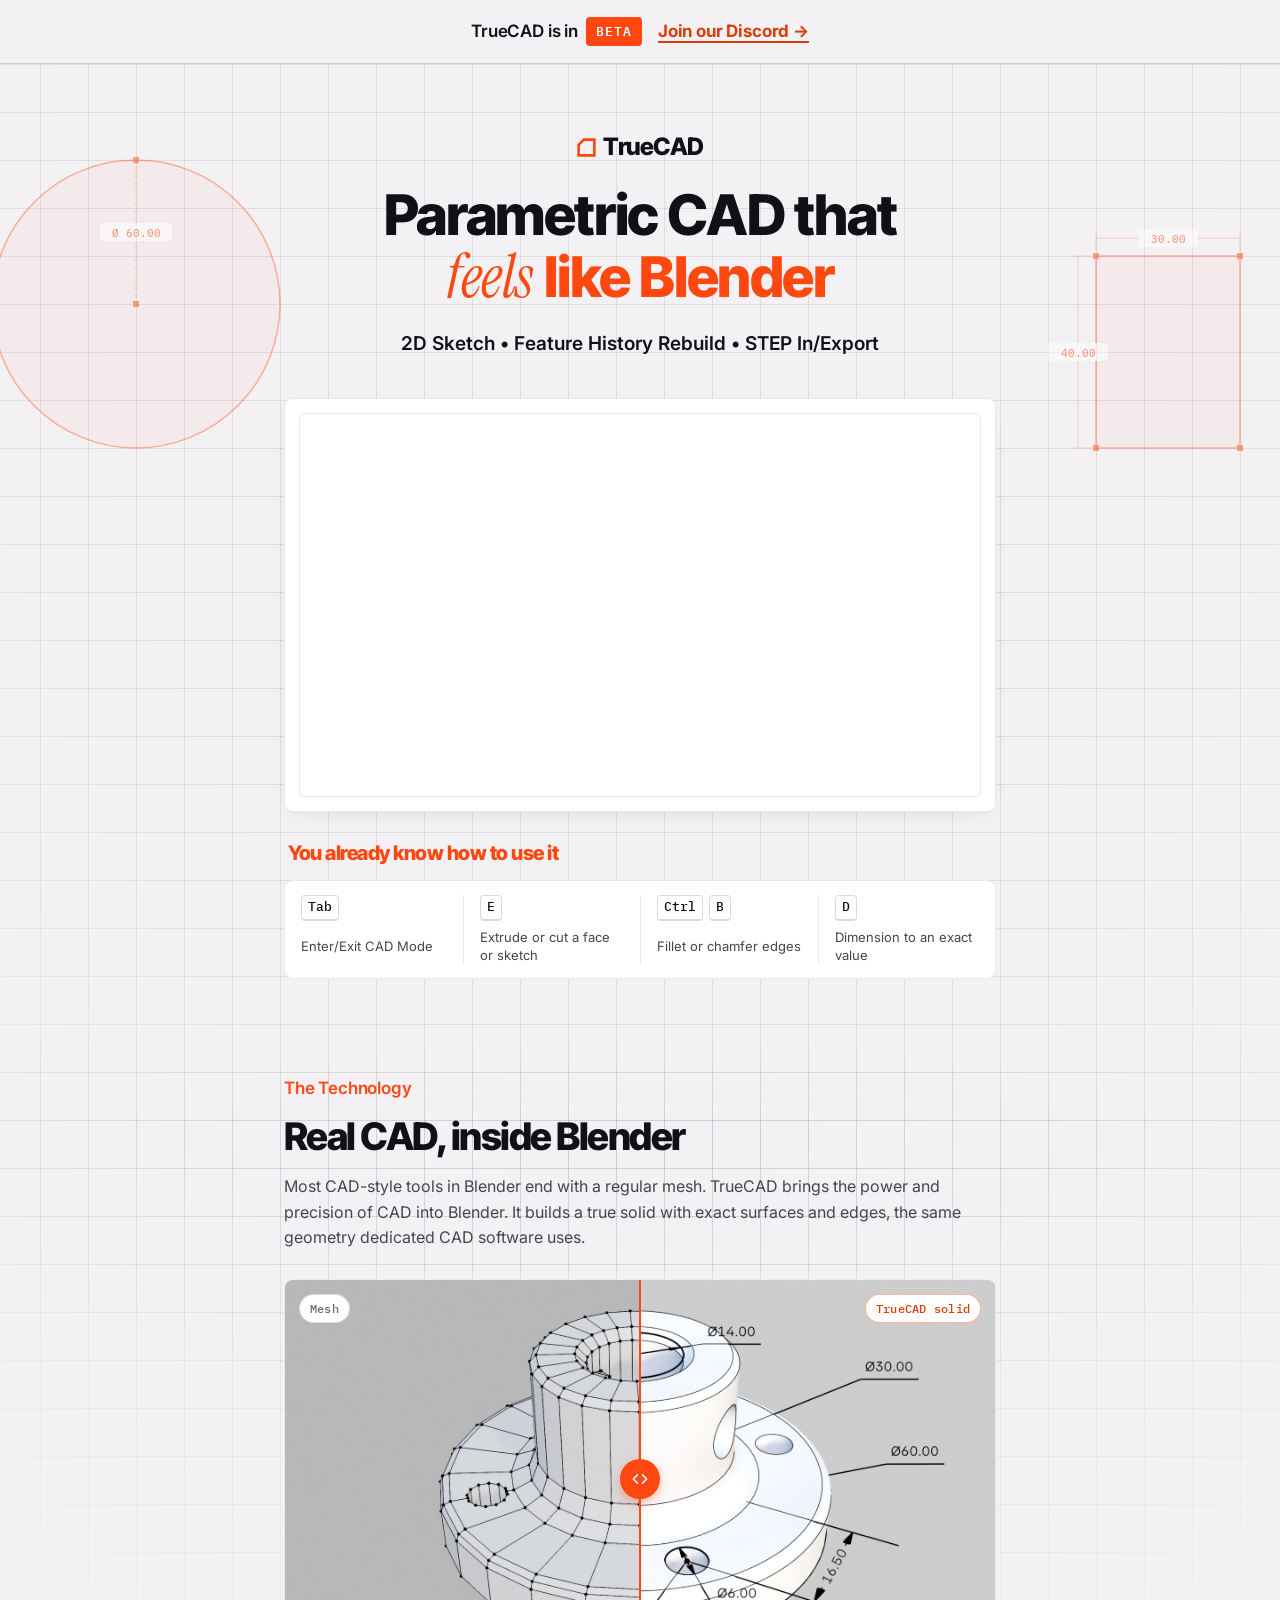
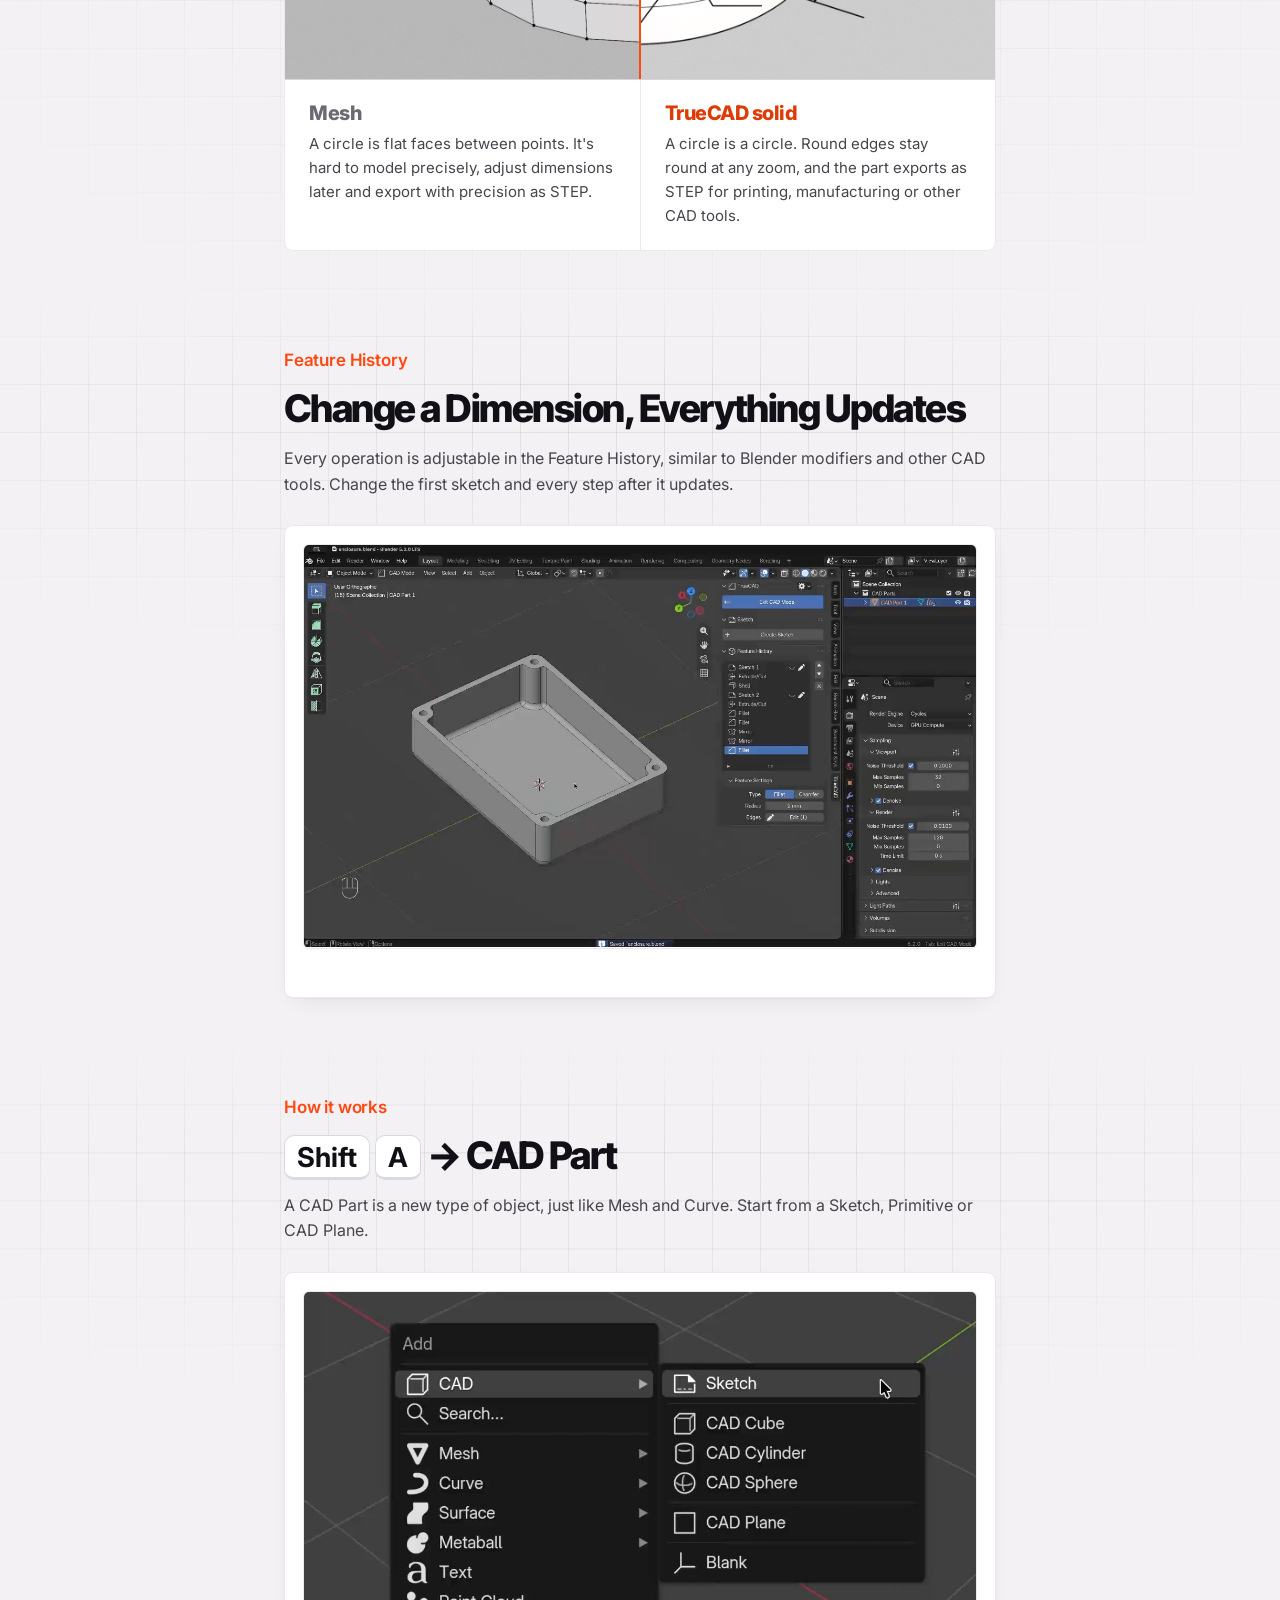
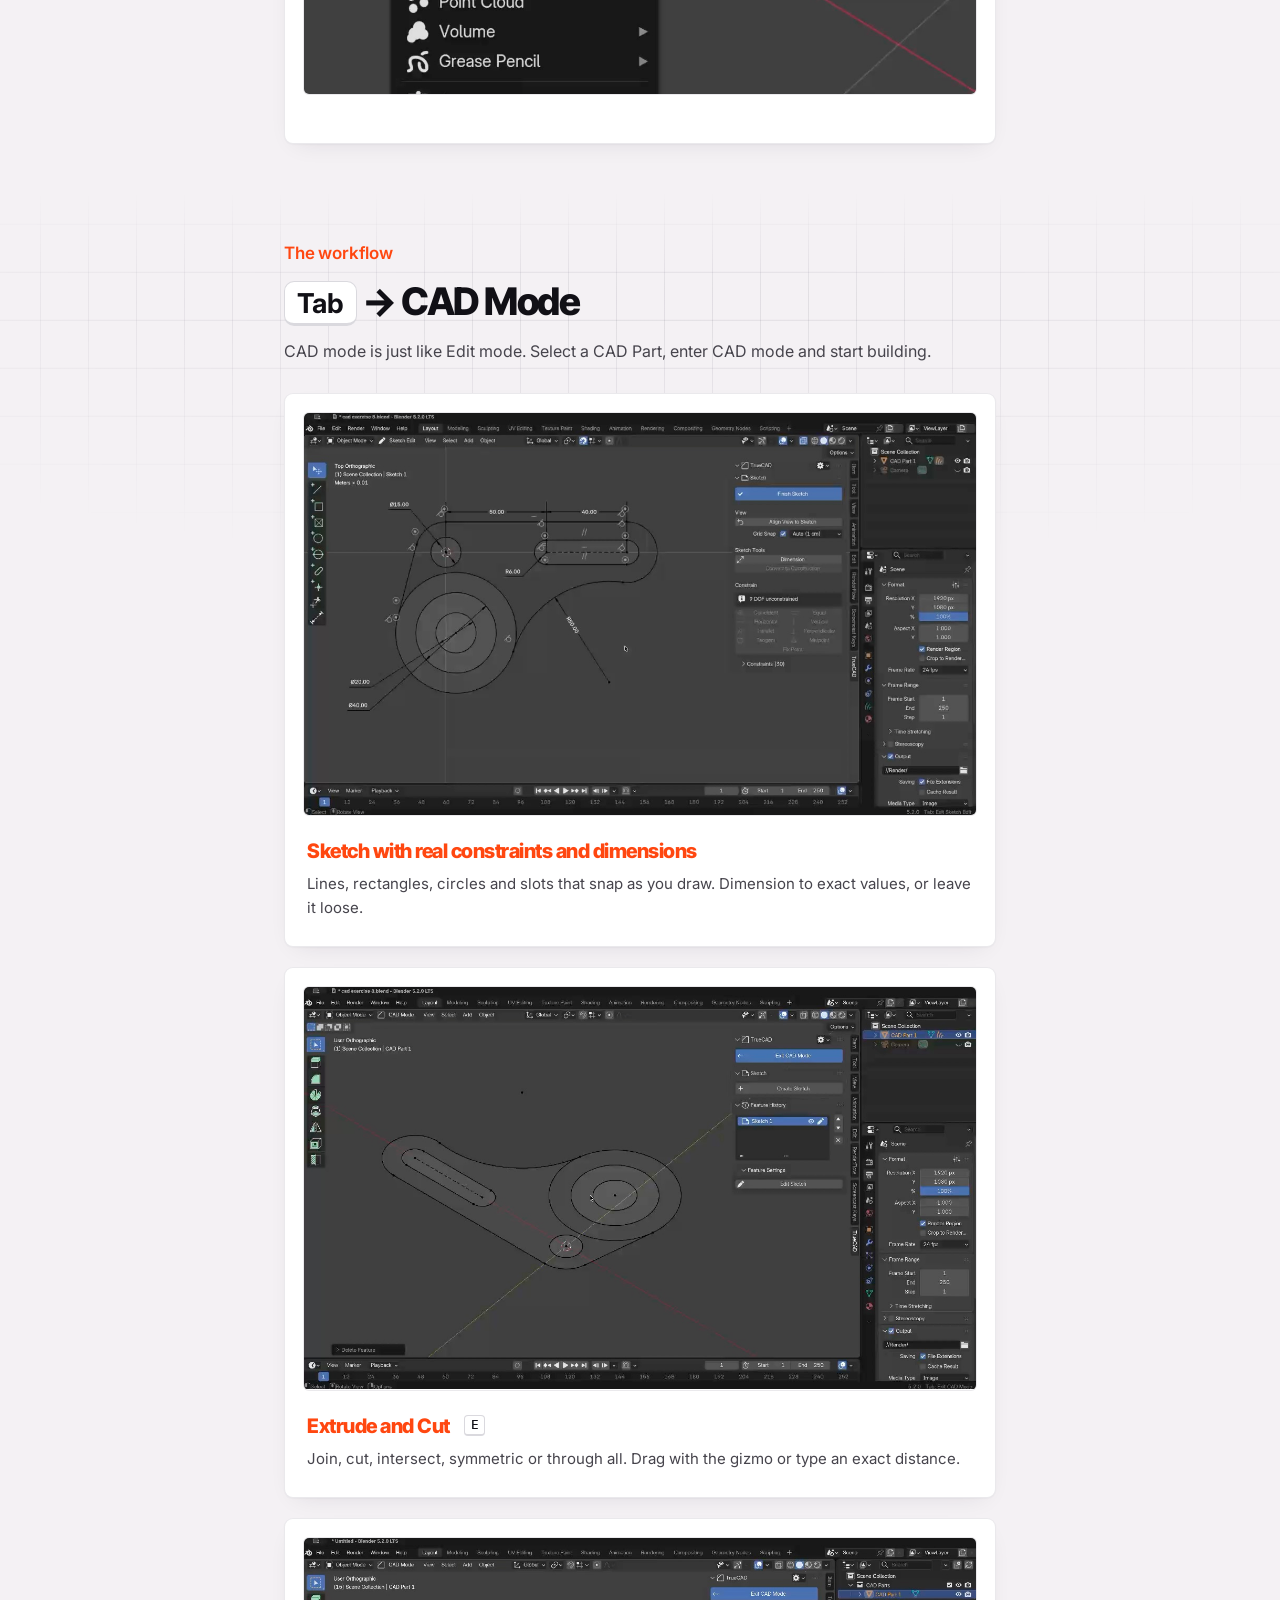
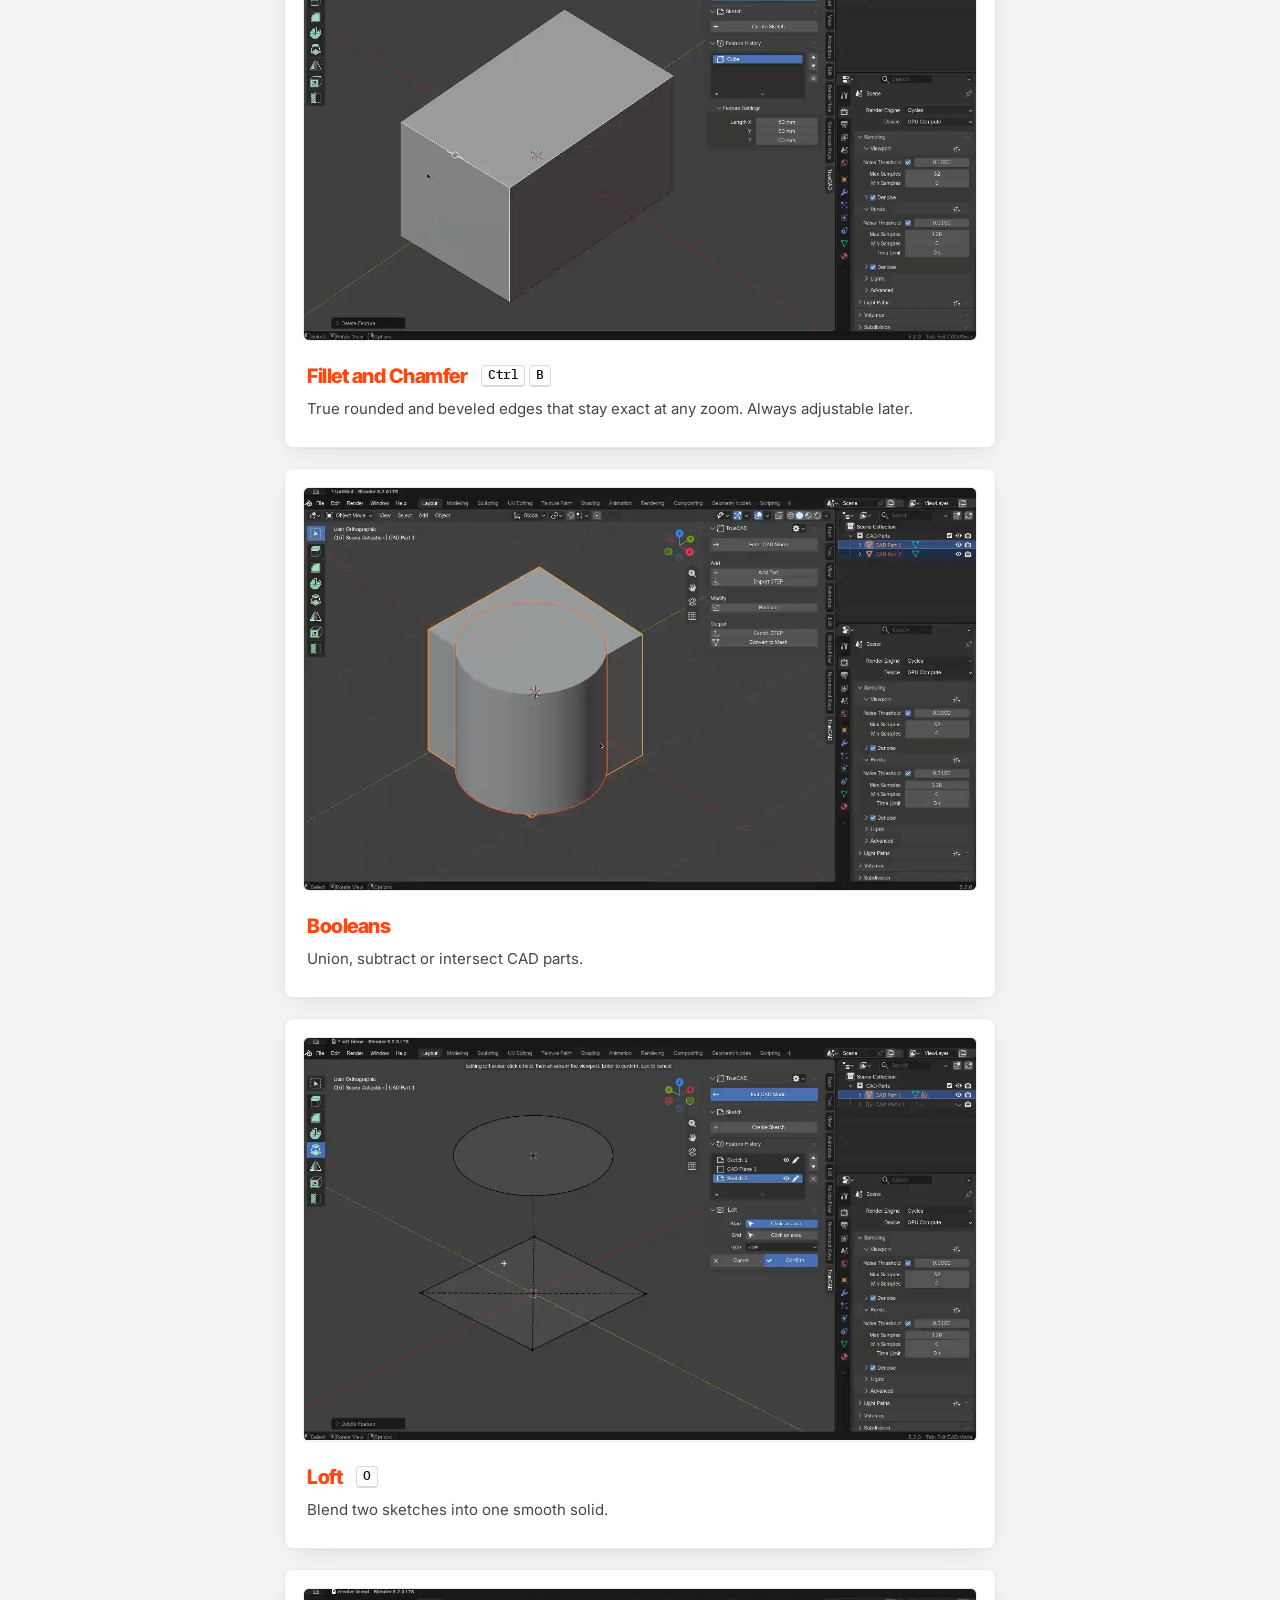
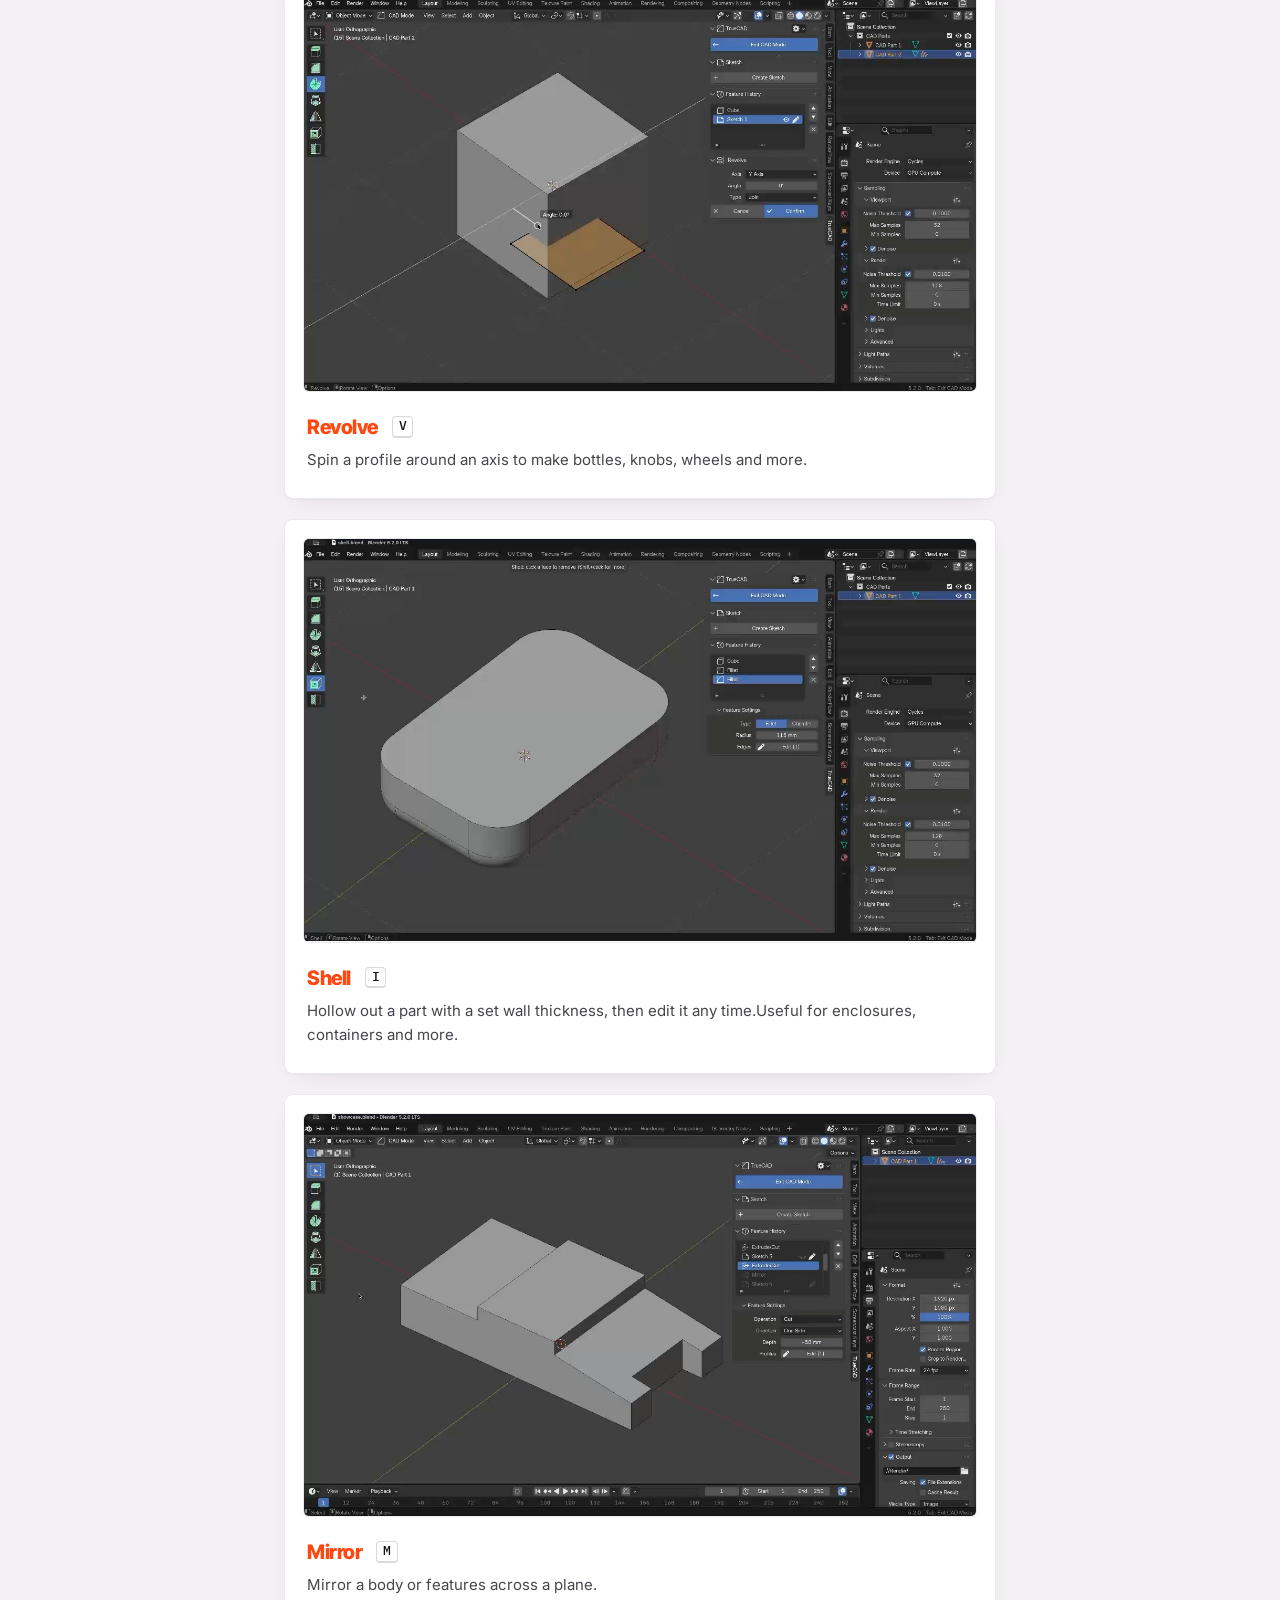
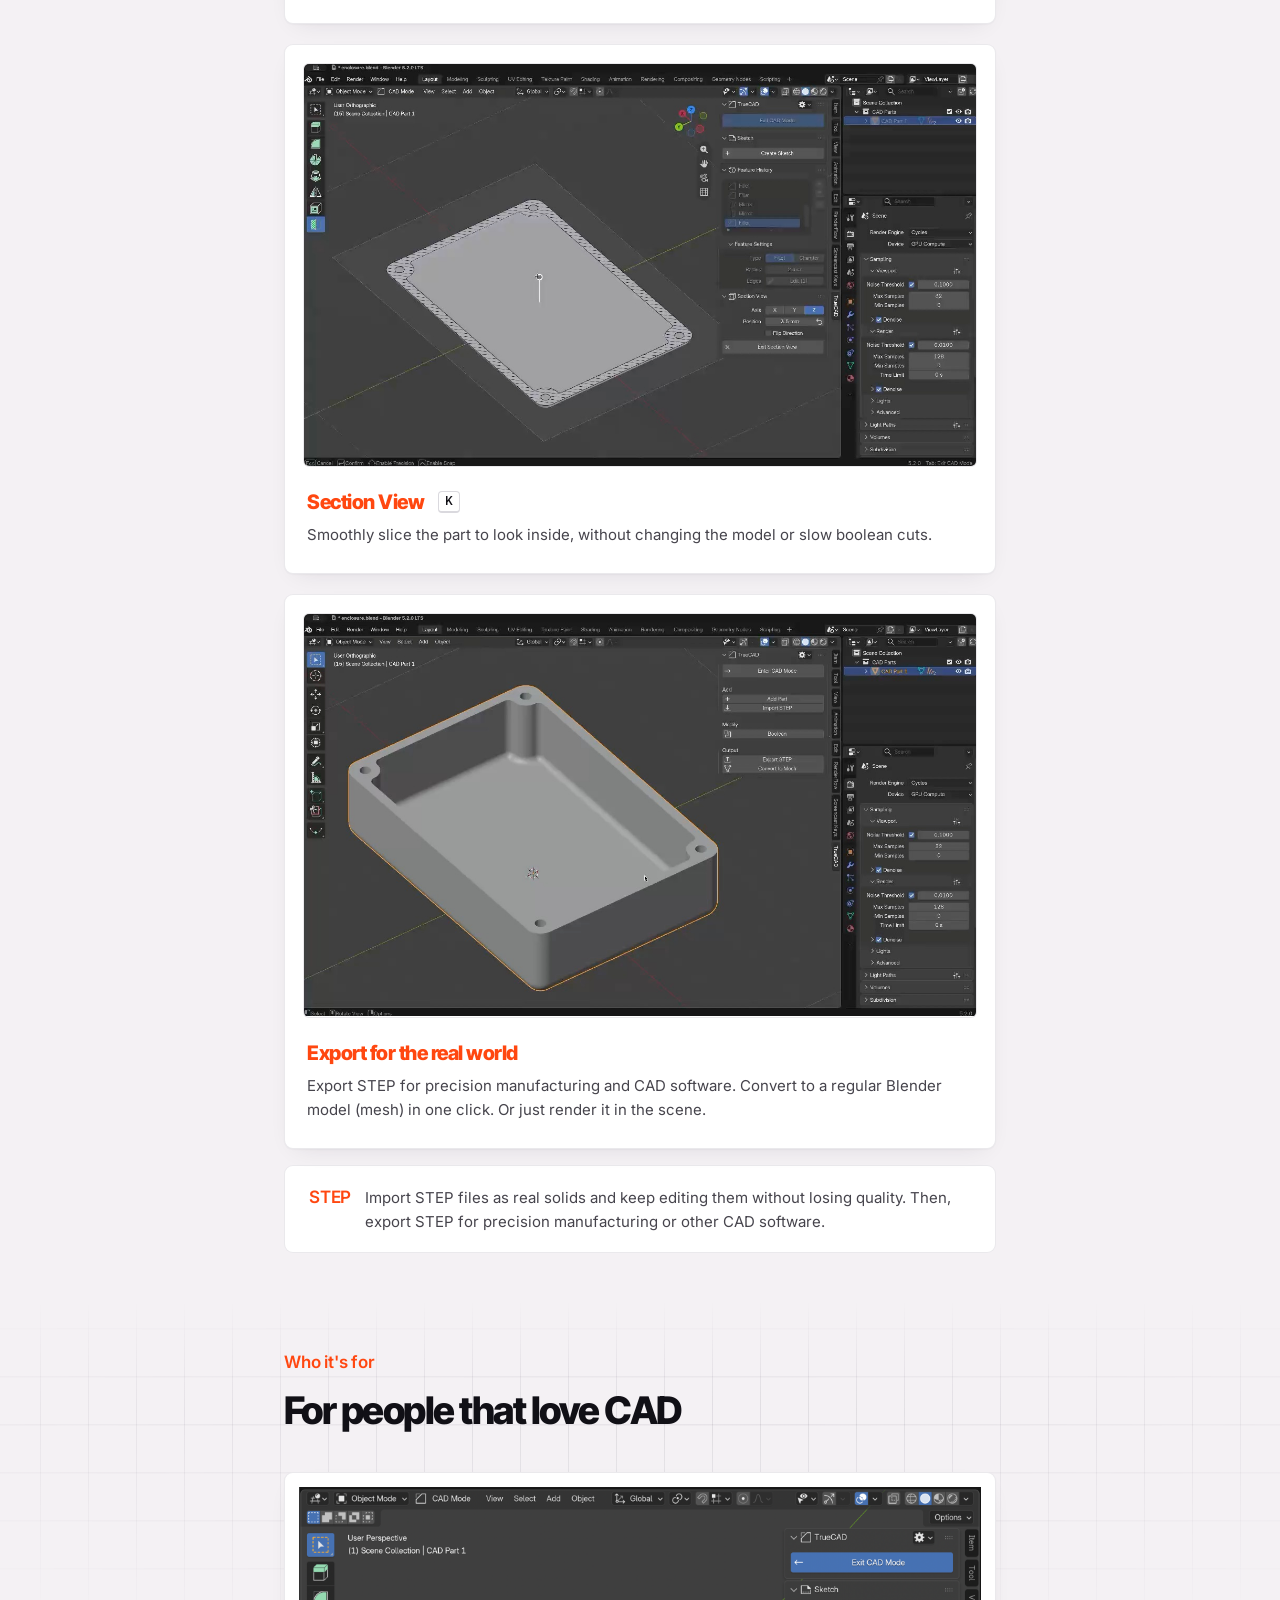
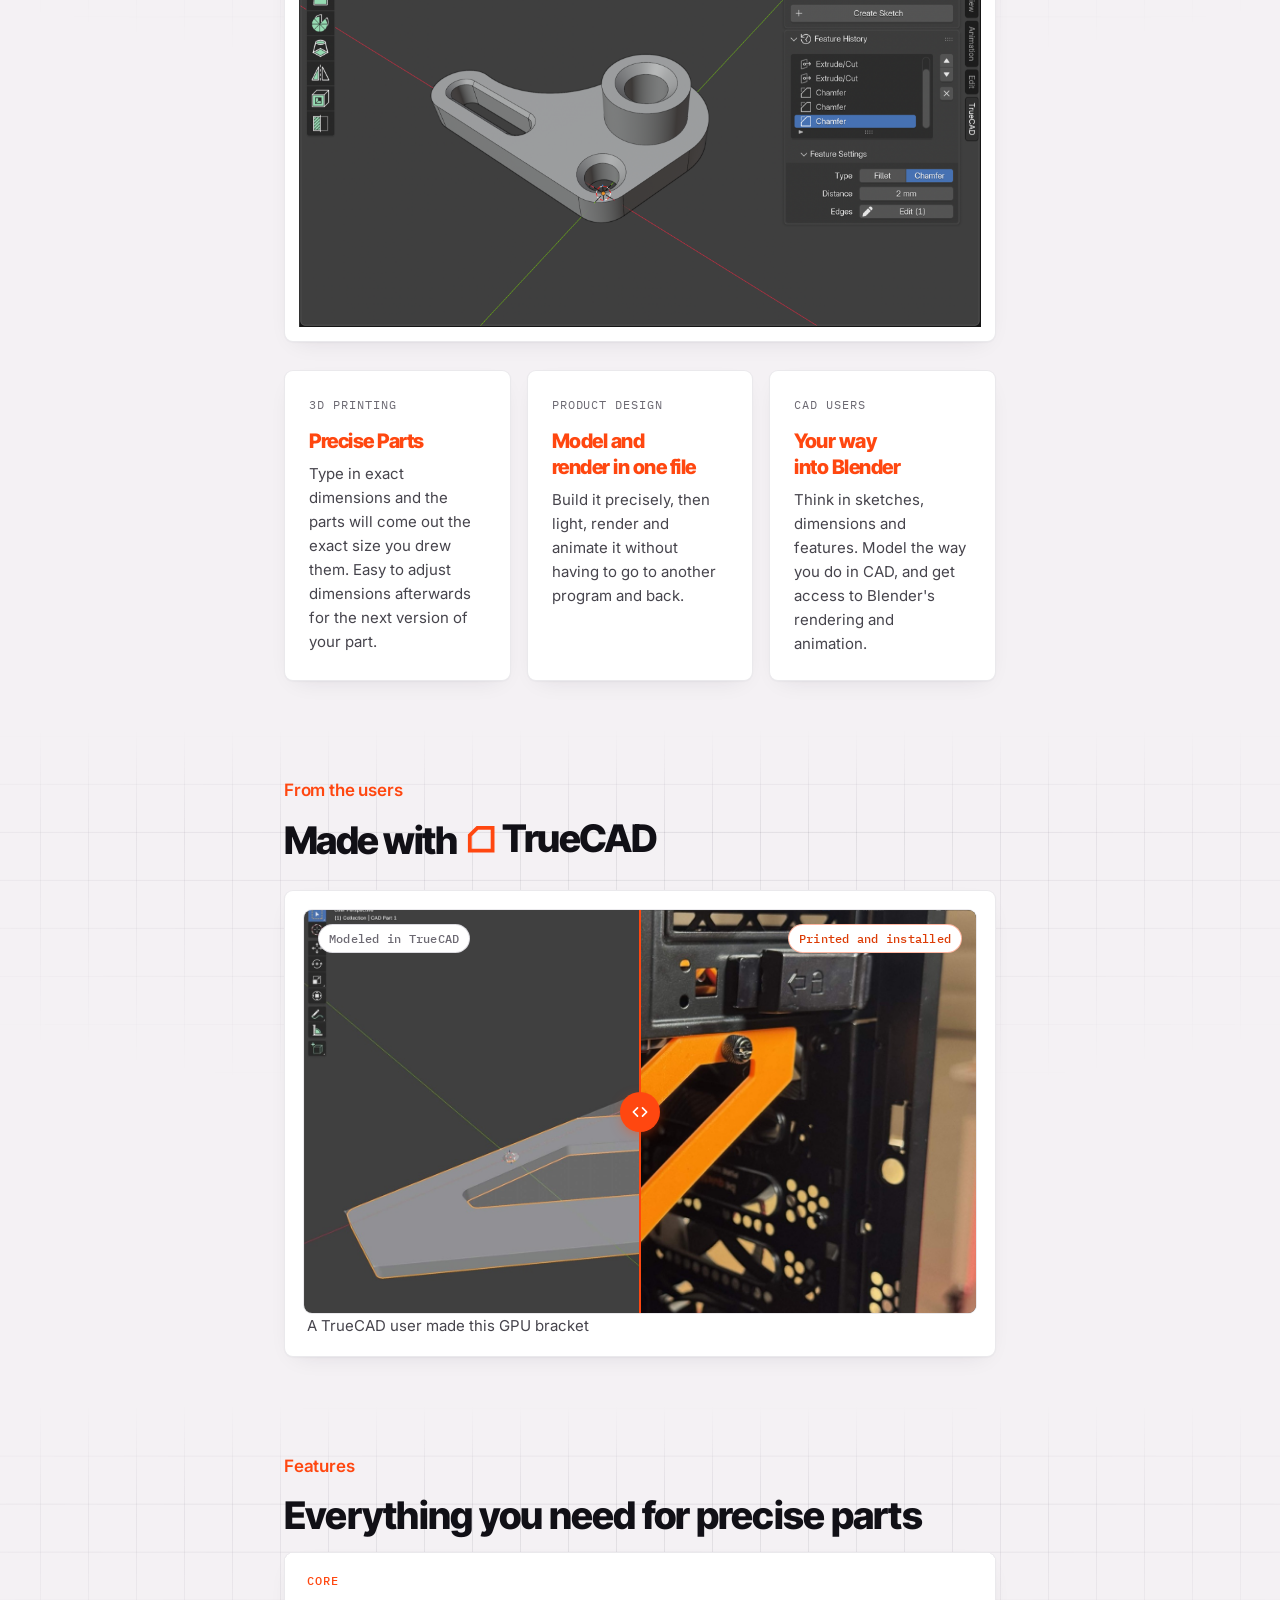
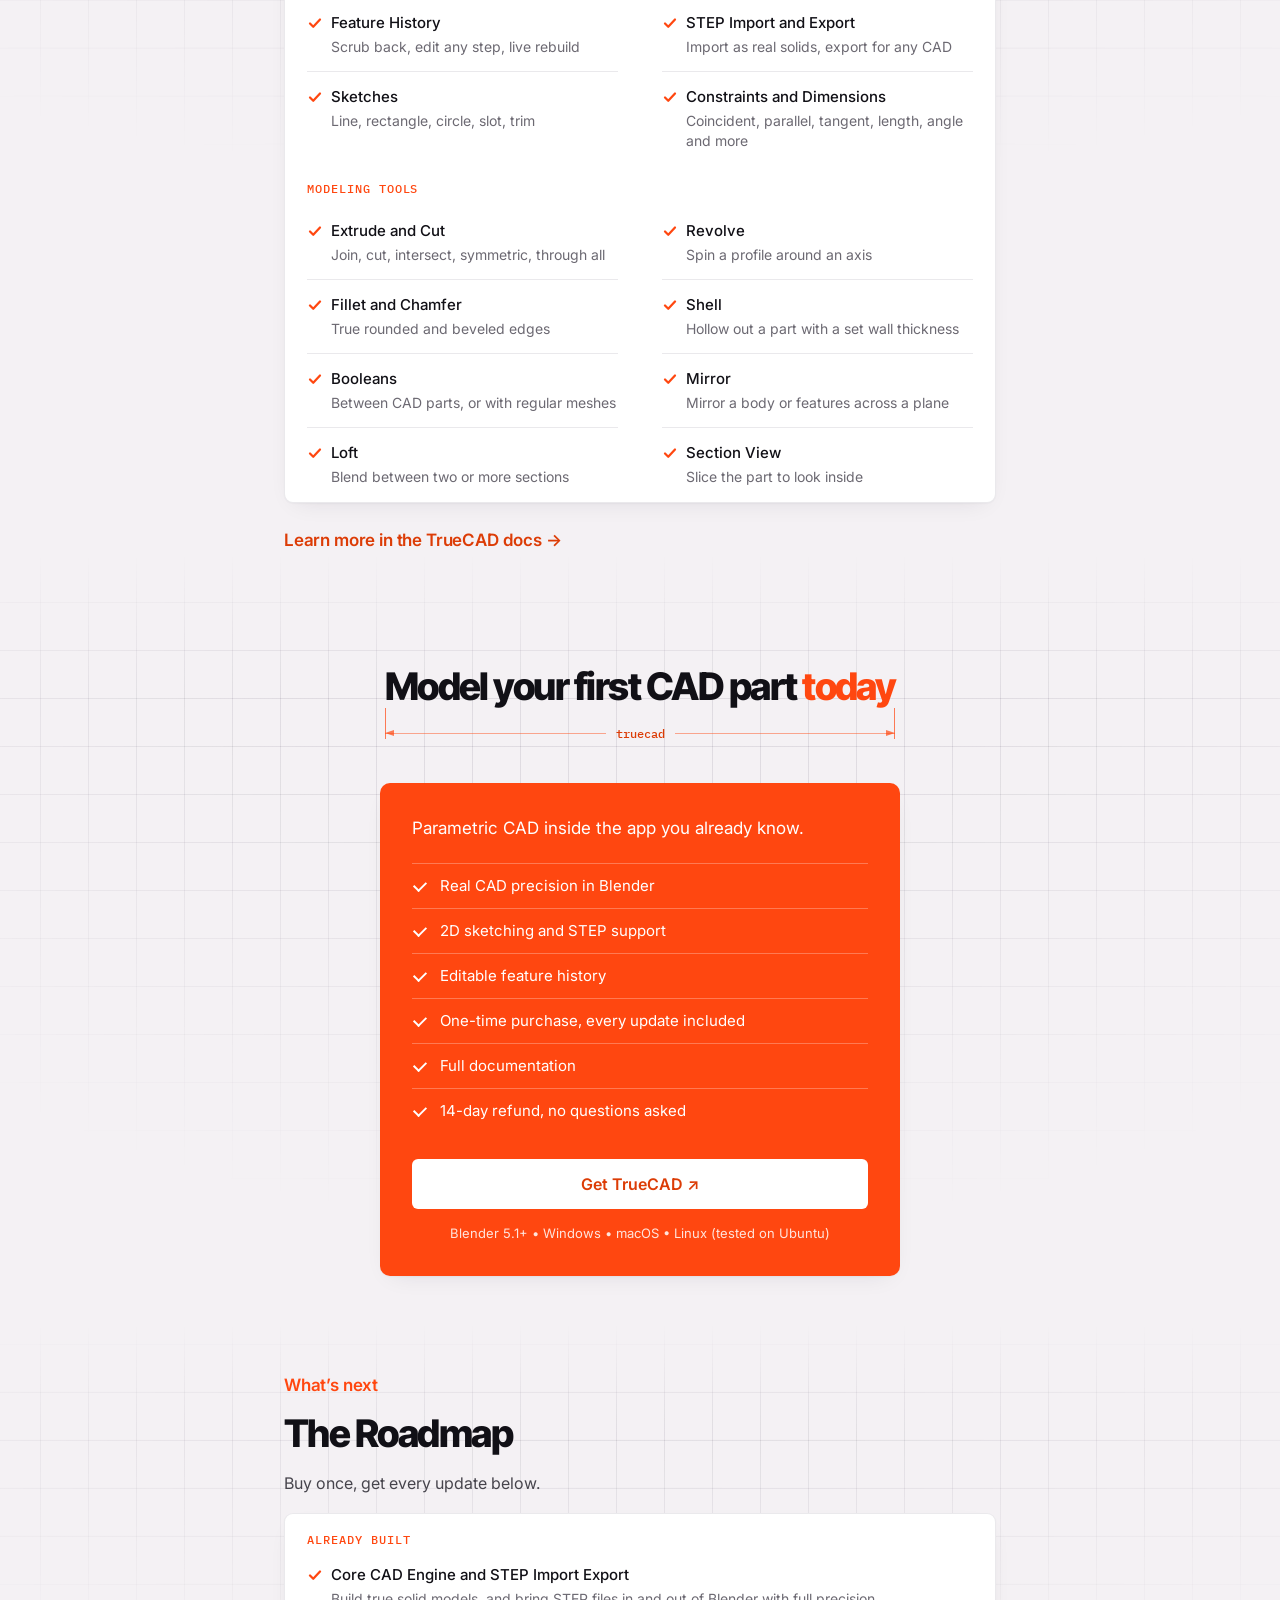
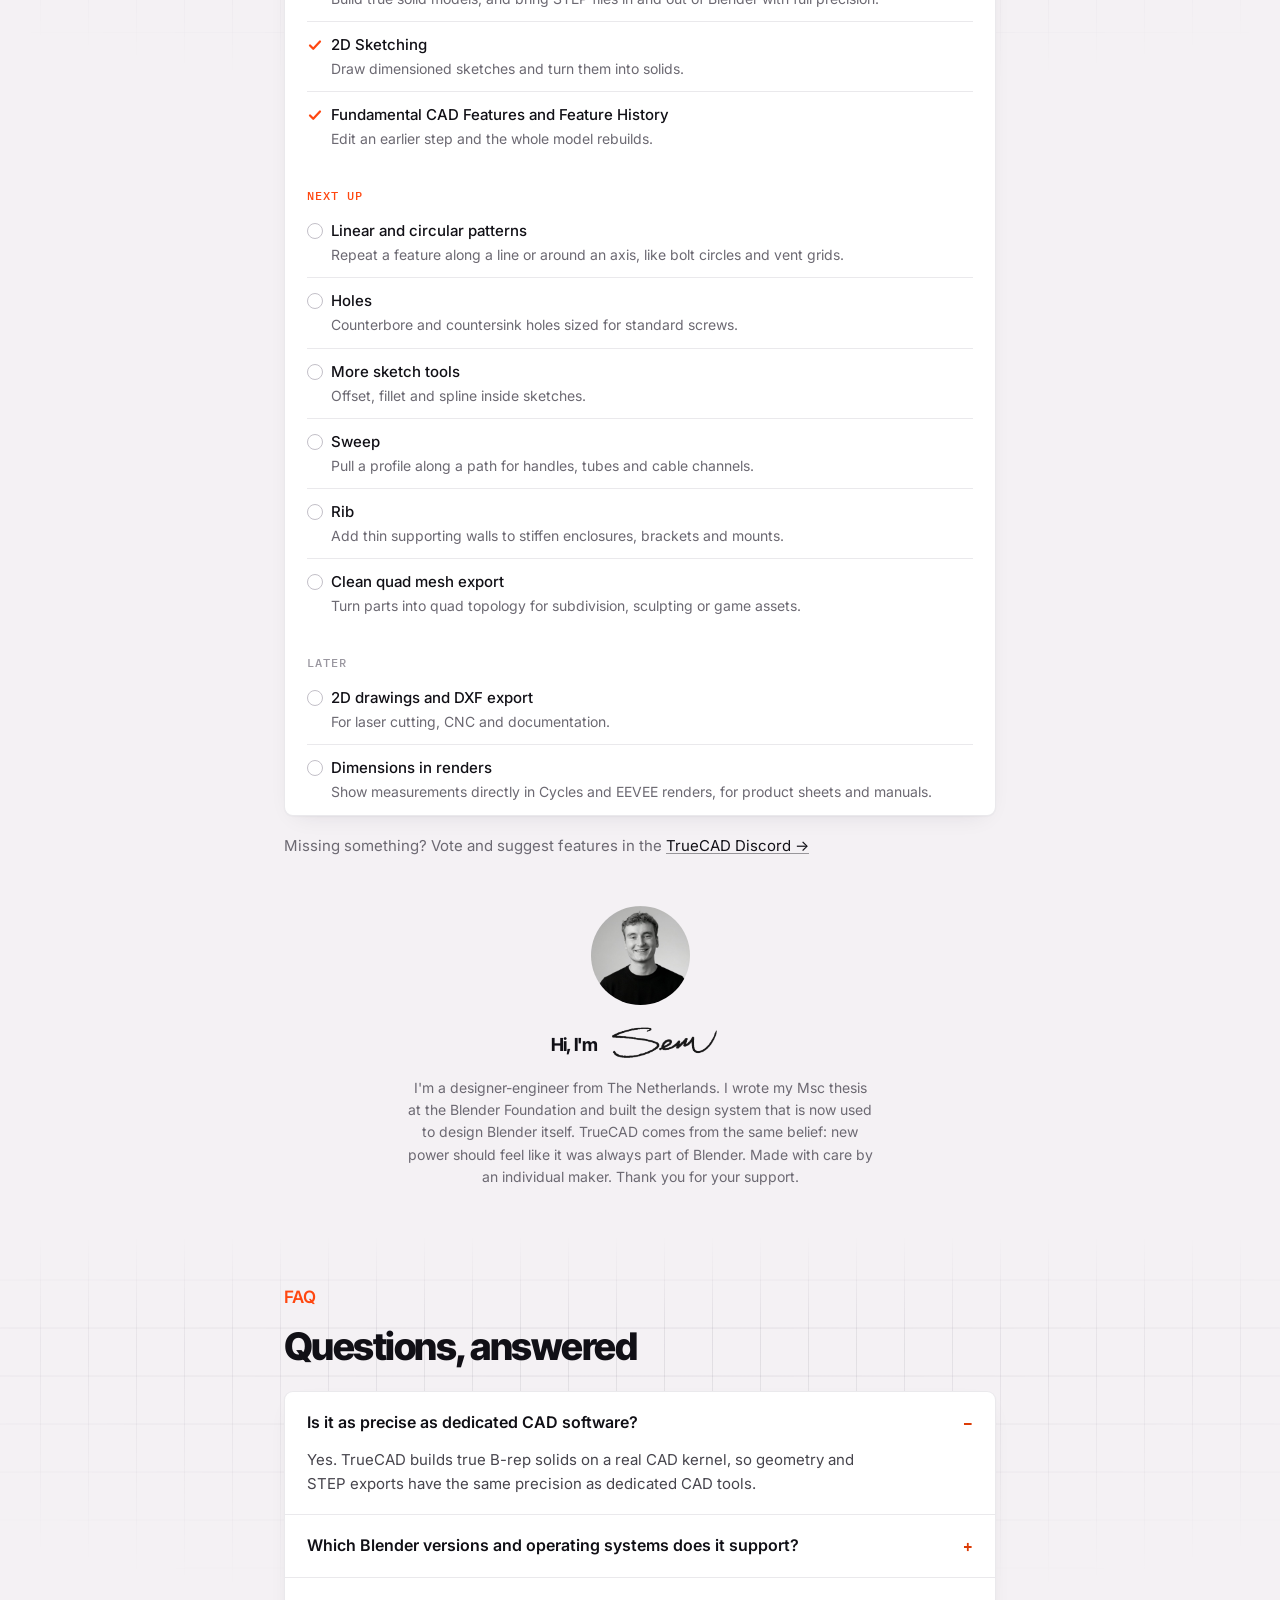
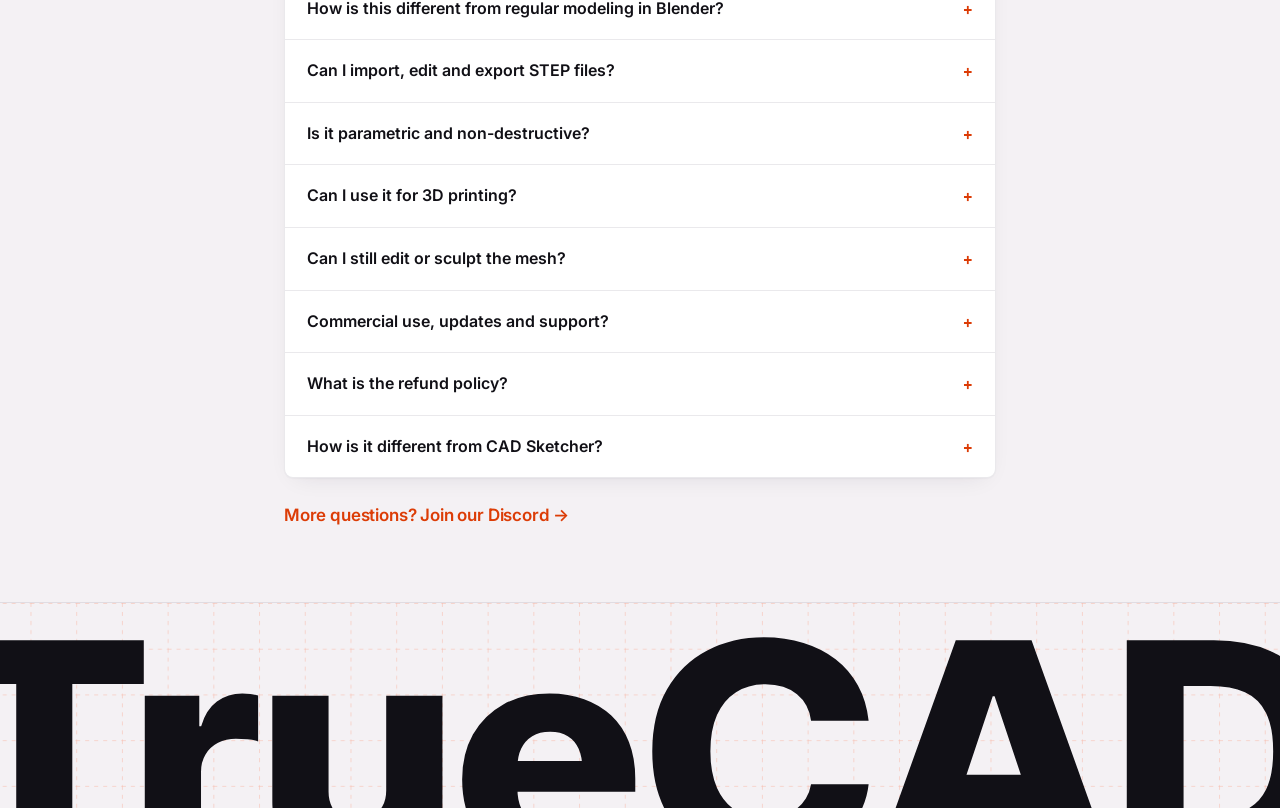
<file: index.html>
<!DOCTYPE html>
<html lang="en">
<head>
  <meta charset="utf-8">
  <meta name="viewport" content="width=device-width, initial-scale=1">
  <title>TrueCAD</title>
  <meta name="description" content="Parametric CAD that feels like Blender. Sketch, build and export STEP without leaving Blender.">

  <script>
    /* ===== Settings: the only lines you need to touch =====
       LISTING  = where every buy button goes (opens in the top window).
       DOCS     = user docs.
       SALE     = text for the top banner, or '' to hide it.
       SALE_CODE= optional code chip in the banner, or ''. */
    window.TRUECAD = {
      LISTING: 'https://superhivemarket.com/products/truecad',
      DOCS: 'https://semtip.nl/truecad/docs/',
      SALE: '',
      SALE_CODE: ''
    };
  </script>

  <link rel="preconnect" href="https://fonts.googleapis.com">
  <link rel="preconnect" href="https://fonts.gstatic.com" crossorigin>
  <link href="https://fonts.googleapis.com/css2?family=IBM+Plex+Mono:wght@400;500;600&family=Inter:wght@400;500;600&family=Inter+Tight:wght@700;800&family=Instrument+Serif:ital@1&display=swap" rel="stylesheet">
  <link rel="stylesheet" href="theme.css">

  <style>
    /* Layout and components. Colors, fonts and radii come from theme.css. */
    * { box-sizing: border-box; }
    html, body { margin: 0; overflow-x: hidden; }
    body { background: var(--bg); color: var(--text); font-family: var(--font); font-size: 1rem; line-height: 1.6; -webkit-font-smoothing: antialiased; }
    a { color: var(--text); text-decoration: underline; text-decoration-color: rgba(17,16,22,.4); text-decoration-thickness: from-font; text-underline-offset: .15em; }
    a:hover { text-decoration-color: rgba(17,16,22,.8); }
    img, video, svg { display: block; max-width: 100%; }

    .page { max-width: 760px; margin: 0 auto; padding: 0 24px 72px; }
    section { padding: 96px 0 0; }

    .kick { font-size: 1.0625rem; font-weight: 600; color: var(--accent); letter-spacing: -.01em; display: flex; align-items: center; gap: 8px; margin: 0 0 14px; }
    .kick.nodot { color: var(--muted); font-size: .9375rem; font-weight: 500; }
    h1, h2, h3 { font-family: var(--display); text-wrap: balance; }
    h1 { font-size: clamp(2.375rem, 7vw, 3.5rem); font-weight: 800; letter-spacing: -.025em; line-height: 1.05; margin: 0 0 20px; }
    h1 .serif { font-family: var(--serif); font-style: italic; font-weight: 400; letter-spacing: -.01em; font-size: 1.08em; padding-right: .04em; }
    h1 .hl, h2 .hl { color: var(--accent); }
    h1 .hl { display: block; }
    h2 { font-size: clamp(1.75rem, 4.4vw, 2.375rem); font-weight: 800; letter-spacing: -.04em; line-height: 1.1; margin: 0 0 16px; }
    h3 { font-size: 1.25rem; font-weight: 800; letter-spacing: -.025em; line-height: 1.3; margin: 0 0 8px; }
    p { margin: 0 0 16px; color: var(--body); text-wrap: pretty; }
    .lede { font-size: 1.1875rem; line-height: 1.55; max-width: 46ch; }
    .meta { font-family: var(--mono); font-weight: 500; font-size: .75rem; color: var(--muted); margin: 0; }
    kbd { font-family: var(--mono); font-size: .82em; font-weight: 500; color: var(--text); background: #fff; border: 1px solid var(--line-2); border-bottom-width: 2px; border-radius: var(--radius-xs); padding: 2px 7px; white-space: nowrap; }
    h2.wide { letter-spacing: -.02em; }
    h2 kbd { font-family: var(--font); font-size: .72em; font-weight: 700; letter-spacing: 0; padding: 4px 12px 3px; border-radius: 10px; vertical-align: .08em; border-bottom-width: 3px; }

    .btn { display: inline-flex; align-items: center; justify-content: center; gap: 10px; font: 600 1rem var(--font); color: var(--accent-ink); background: var(--accent); border: 0; border-radius: var(--radius-sm); padding: 15px 24px; text-decoration: none; white-space: nowrap; transition: transform .12s ease, box-shadow .12s ease, background .12s ease; }
    .btn:hover { transform: translateY(-1px); background: var(--accent-hover); box-shadow: 0 10px 28px -10px rgba(var(--accent-rgb),.6); }

    /* sale banner */
    .sale { display: none; background: var(--panel); border-bottom: 1px solid var(--accent-line); padding: 14px 16px; text-align: center; font-family: var(--mono); font-weight: 500; font-size: 13px; color: var(--body); }
    .sale.on { display: block; }
    /* beta bar: page background, large type */
    .beta { position: sticky; top: 0; z-index: 50; display: flex; align-items: center; justify-content: center; flex-wrap: wrap; gap: 6px 16px; min-height: 64px; padding: 12px 20px; background: var(--bg); border-bottom: 1px solid var(--line-2); font-family: var(--font); font-size: 1.0625rem; font-weight: 600; letter-spacing: -.01em; color: var(--text); text-align: center; }
    .beta-msg { display: inline-flex; align-items: center; gap: 8px; }
    .beta-tag { font-family: var(--mono); font-size: .8125rem; font-weight: 600; letter-spacing: .08em; text-transform: uppercase; color: var(--accent-ink); background: var(--accent); border-radius: var(--radius-xs); padding: 4px 10px; }
    .beta a { color: var(--accent-text); font-weight: 700; text-decoration: underline; text-underline-offset: 4px; text-decoration-thickness: 2px; transition: opacity .15s ease; }
    .beta a:hover { opacity: .8; }
    @media (max-width: 600px) { .beta { font-size: 1rem; min-height: 56px; } }
    .sale em { font-style: normal; font-weight: 600; color: var(--accent-ink); background: var(--accent); border-radius: var(--radius-xs); padding: 3px 9px; margin-left: 10px; }
    .sale em:empty { display: none; }

    /* brand */
    .brand { display: flex; align-items: center; justify-content: center; gap: 6px; margin: 0 0 20px; font-family: var(--display); font-size: 1.5rem; font-weight: 800; letter-spacing: -.035em; color: var(--text); }
    .h2-brand { display: inline-flex; align-items: center; gap: .14em; margin-left: .12em; }
    .h2-brand svg { width: .8em; height: .8em; flex: none; color: var(--accent); }
    .brand svg { width: 21px; height: 21px; flex: none; color: var(--accent); }

    /* hero */
    .bio { text-align: center; padding: 48px 0 0; }
    .bio img.me { width: 99px; height: 99px; object-fit: cover; border-radius: 50%; margin: 0 auto 16px; transition: transform .3s cubic-bezier(.2,.8,.2,1); }
    .bio:hover img.me { transform: rotate(-1.5deg) scale(1.03); }
    .bio .hi { display: flex; align-items: center; justify-content: center; font-size: 1.125rem; font-weight: 700; margin: 0 0 8px; color: var(--text); }
    .bio .sig { width: 132px; height: 40px; object-fit: contain; opacity: .9; margin-bottom: 8px; }
    .bio p.tag { font-size: .875rem; color: var(--muted); margin: 0 auto; max-width: 52ch; }
    .bio + .hero { padding-top: 40px; }

    .hero { padding: 64px 0 0; }
    .hero h1, .hero .lede { text-align: center; }
    .hero .lede { margin-left: auto; margin-right: auto; font-weight: 600; color: var(--text); }
    .page { position: relative; isolation: isolate; }
    .page:before { content: ''; position: absolute; top: 0; left: -50vw; right: -50vw; height: 2400px; z-index: -1; pointer-events: none;
      background-image: linear-gradient(var(--grid) 1px, transparent 1px), linear-gradient(90deg, var(--grid) 1px, transparent 1px);
      background-size: 48px 48px; background-position: center top;
      -webkit-mask-image: radial-gradient(ellipse 60% 90% at 50% 0%, #000 45%, transparent 95%);
              mask-image: radial-gradient(ellipse 60% 90% at 50% 0%, #000 45%, transparent 95%); }
    .sk-bg { position: absolute; top: 0; left: 50%; width: 0; height: 0; margin-left: -24px; z-index: -1; pointer-events: none; opacity: .5; }
    .sk-bg svg { position: absolute; top: 0; left: 0; width: 1px; height: 1px; max-width: none; overflow: visible; }
    .sk-c { transform: translateX(-48px); }
    .sk-r { transform: translate(144px, 48px); }
    .sk-bg .ln { fill: none; stroke: rgba(var(--accent-rgb), .8); stroke-width: 1.5; }
    .sk-bg .fl { fill: rgba(var(--accent-rgb), .07); stroke: none; }
    .sk-bg .dm { fill: none; stroke: rgba(var(--accent-rgb), .45); stroke-width: 1; }
    .sk-bg .ld { fill: none; stroke: rgba(var(--accent-rgb), .55); stroke-width: 1; stroke-dasharray: 3 4; }
    .sk-bg .pt { fill: rgb(var(--accent-rgb)); }
    .sk-bg .tg { fill: rgba(255,255,255,.92); }
    .sk-bg text { font: 500 11px var(--mono); fill: rgb(var(--accent-rgb)); text-anchor: middle; dominant-baseline: central; }
    @media (max-width: 1100px) {
      .sk-bg { opacity: .4; }
      /* shifts snap to the 48px grid pitch so the shapes never sit between lines */
      .sk-c { transform: translateX(144px); transform: translateX(calc(round(down, calc(432px - clamp(110px, 30vw, 432px)), 48px) - 48px)); }
      .sk-r { transform: translate(0px, 48px); transform: translate(calc(144px - round(down, calc(408px - clamp(110px, 30vw, 408px)), 48px)), 48px); }
    }
    .hero-top { display: flex; flex-wrap: wrap; align-items: center; gap: 10px 16px; margin: 0 0 22px; }
    .hero-top .kick { margin: 0; }
    .pill { display: inline-flex; align-items: center; gap: 8px; font-size: .8125rem; font-weight: 600; color: var(--accent-text); background: #fff; border: 1px solid var(--accent-line); border-radius: var(--radius-sm); padding: 6px 14px 6px 12px; }
    .pill i { position: relative; width: 7px; height: 7px; border-radius: 50%; background: var(--accent); flex: none; }
    .pill i:after { content: ''; position: absolute; inset: 0; border-radius: 50%; background: var(--accent); animation: ping 1.8s ease-out infinite; }
    @keyframes ping { 0% { transform: scale(1); opacity: .7; } 100% { transform: scale(2.8); opacity: 0; } }
    @media (prefers-reduced-motion: reduce) { .pill i:after { animation: none; } }

    .media { width: 100%; border-radius: var(--radius-sm); border: 1px solid var(--line); overflow: hidden; background: var(--panel); }
    .media img, .media video { width: 100%; height: auto; }
    .hero-media img { width: 100%; height: auto; }
    .hero-media .media { aspect-ratio: 16 / 9; }
    .hero-media .media iframe { display: block; width: 100%; height: 100%; border: 0; }
    .hero-media { margin: 40px 0 0; background: var(--panel); border: 1px solid var(--line); border-radius: var(--radius); padding: 14px; box-shadow: var(--shadow); }

    .keys-head { font-size: 1.25rem; font-weight: 800; letter-spacing: -.025em; line-height: 1.3; color: var(--accent); margin: 28px 0 0; padding: 0 4px; }
    .keys { display: grid; grid-template-columns: repeat(4, 1fr); border: 1px solid var(--line); border-radius: var(--radius); margin: 14px 0 0; overflow: hidden; background: var(--panel); padding: 2px 0 14px; }
    .key { display: flex; flex-wrap: wrap; align-items: flex-start; column-gap: 6px; margin-top: 12px; padding: 0 16px; border-left: 1px solid var(--line); }
    .key:first-of-type { border-left: 0; }
    .key kbd { font-size: .8125rem; padding: 1px 6px; }
    .key span { display: block; flex-basis: 100%; margin-top: 7px; font-size: .8125rem; line-height: 1.4; color: var(--body); }

    /* solid vs mesh */
    /* before / after slider */
    .ba { margin: 28px 0 0; border: 1px solid var(--line); border-radius: var(--radius); overflow: hidden; background: var(--panel); }
    .ba-stage { position: relative; cursor: ew-resize; aspect-ratio: 16 / 9; overflow: hidden; background: var(--panel); touch-action: pan-y; user-select: none; -webkit-user-select: none; }
    .ba-layer { position: absolute; inset: 0; display: flex; align-items: center; justify-content: center; background: var(--panel); }
    .ba-layer img { width: 100%; height: 100%; object-fit: cover; display: block; pointer-events: none; }
    .ba-solid { clip-path: inset(0 0 0 var(--pos)); }
    .ba-tag { position: absolute; top: 14px; font-family: var(--mono); font-weight: 500; font-size: .75rem; letter-spacing: .02em; padding: 4px 10px; border-radius: 999px; background: #fff; border: 1px solid var(--line-2); color: var(--muted); pointer-events: none; }
    .ba-tag-l { left: 14px; }
    .ba-tag-r { right: 14px; color: var(--accent-text); border-color: var(--accent-line); }
    .ba-handle { position: absolute; top: 0; bottom: 0; left: var(--pos); width: 2px; margin-left: -1px; background: var(--accent); pointer-events: none; }
    .ba-grip { position: absolute; top: 50%; left: 50%; width: 40px; height: 40px; margin: -20px 0 0 -20px; border-radius: 50%; background: var(--accent); color: var(--accent-ink); display: flex; align-items: center; justify-content: center; box-shadow: 0 4px 14px -4px rgba(var(--accent-rgb), .7); transition: transform .12s ease; }
    .ba-grip svg { width: 20px; height: 20px; }
    .ba-stage:hover .ba-grip { transform: scale(1.06); }
    .ba-range { position: absolute; inset: 0; width: 100%; height: 100%; margin: 0; opacity: 0; pointer-events: none; -webkit-appearance: none; appearance: none; }
    .ba-range:focus-visible ~ .ba-handle .ba-grip { outline: 3px solid var(--text); outline-offset: 3px; }
    .ba-caps { display: grid; grid-template-columns: 1fr 1fr; gap: 1px; background: var(--line); border-top: 1px solid var(--line); }
    .ba-caps .vs { padding: 20px 24px 22px; }
    .vs { background: var(--panel); padding: 24px 24px 22px; }
    .vs svg { width: 100%; max-width: 168px; height: auto; margin: 0 auto 18px; }
    .vs .meta { margin-bottom: 6px; text-transform: uppercase; letter-spacing: .08em; }
    .vs p { font-size: .9375rem; margin: 0; }
    .ba-caps .meta { font-family: inherit; font-size: 1.25rem; font-weight: 800; letter-spacing: -.025em; line-height: 1.3; text-transform: none; }
    .vs.good .meta { color: var(--accent-text); }

    /* clips */
    .clips { display: grid; grid-template-columns: 1fr; gap: 20px; margin: 28px 0 0; }
    .clip { background: var(--panel); border: 1px solid var(--line); border-radius: var(--radius); padding: 18px 18px 26px; box-shadow: var(--shadow); }
    .clip .media { aspect-ratio: 16 / 9; margin: 0 0 22px; }
    .clip .media.wide-clip { aspect-ratio: 5 / 3; }
    .clip .media video { display: block; width: 100%; height: 100%; object-fit: cover; }
    .clip h3 { color: var(--accent); }
    .clip h3, .clip p { padding: 0 4px; }
    .clip h3:has(.keys-r) { display: flex; align-items: center; justify-content: flex-start; flex-wrap: wrap; gap: 6px 14px; }
    .clip .keys-r { display: inline-flex; align-items: center; gap: 4px; flex-wrap: wrap; font-size: 1rem; }
    .clip .keys-r kbd { font-size: .8125rem; padding: 1px 6px; }
    .clip p { font-size: .9375rem; margin: 0; }
    .made { padding-bottom: 18px; }
    .made .ba { margin: 0; }
    .made-cap { font-size: .9375rem; text-align: left; margin: 10px 0 0; }
    .made .ba-stage { aspect-ratio: 5 / 3; }
    .ph { display: flex; align-items: center; justify-content: center; text-align: center; padding: 16px; border-style: dashed; border-color: var(--line-2); color: var(--faint); font-family: var(--mono); font-weight: 500; font-size: .75rem; letter-spacing: .06em; text-transform: uppercase; background: var(--bg); }

    /* cards */
    .cards { display: grid; grid-template-columns: repeat(3, 1fr); gap: 16px; margin: 28px 0 0; }
    .card { border: 1px solid var(--line); border-radius: var(--radius); padding: 24px; background: var(--panel); box-shadow: var(--shadow); }
    .card .tag { font-family: var(--mono); font-size: .75rem; color: var(--muted); letter-spacing: .08em; text-transform: uppercase; margin: 0 0 14px; display: block; }
    .card h3 { color: var(--accent); }
    .card p { font-size: .9375rem; margin: 0; }
    .card:has(.meta) { display: flex; flex-direction: column; }
    .card .meta { font-size: .75rem; margin-top: auto; padding-top: 16px; }
    .callout { margin: 16px 0 0; border: 1px solid var(--line); border-radius: var(--radius); padding: 18px 24px; display: flex; gap: 14px; align-items: baseline; background: var(--panel); }
    .callout p { margin: 0; font-size: .9375rem; }
    .callout strong { color: var(--text); font-weight: 600; }
    .callout .kick { margin: 0; }

    .note { margin: 18px 0 0; font-size: .9375rem; color: var(--muted); }

    /* mini CTA */
    .cta { display: flex; align-items: center; justify-content: space-between; gap: 20px; padding: 20px 22px; border: 1px solid var(--accent-line); border-radius: var(--radius); background: var(--panel); }
    .cta p { margin: 0; color: var(--text); font-weight: 600; }

    /* pricing card */
    .price { max-width: 520px; margin: 0 auto; border-radius: var(--radius-xl); padding: 32px; background: var(--accent); color: var(--accent-ink); box-shadow: var(--shadow); }
    .price h3 { color: var(--accent-ink); margin: 0; }
    .price .amount { font-family: var(--display); font-size: 3.75rem; font-weight: 800; letter-spacing: -.045em; line-height: 1; margin: 14px 0 8px; color: var(--accent-ink); }
    .price .meta { color: var(--accent-ink); opacity: .85; }
    .price .lede { color: var(--accent-ink); font-size: 1.0625rem; margin: 0; }
    .price ul { list-style: none; padding: 0; margin: 22px 0 26px; }
    .price li { padding: 10px 0 10px 28px; position: relative; color: var(--accent-ink); font-size: .9375rem; border-top: 1px solid rgba(255,255,255,.28); }
    .price li:before { content: ''; position: absolute; left: 2px; top: 17px; width: 10px; height: 6px; border-left: 2px solid var(--accent-ink); border-bottom: 2px solid var(--accent-ink); transform: rotate(-45deg); }
    .price .btn { width: 100%; background: #fff; color: var(--accent-text); }
    .price .btn:hover { background: #fff; }
    .price .compat { margin: 14px 0 0; text-align: center; font-size: .8125rem; color: var(--accent-ink); opacity: .85; }
    .price .compat-note { margin-top: 6px; font-weight: 700; }
    .price + .note { text-align: center; }

    /* roadmap */
    .road { list-style: none; padding: 0; margin: 0; border: 1px solid var(--line); border-radius: var(--radius); background: var(--panel); box-shadow: var(--shadow); }
    .road li { padding: 12px 22px; color: var(--body); font-size: .9375rem; }
    .road li { position: relative; }
    .road li.it + li.it::before { content: ''; position: absolute; top: 0; left: 22px; right: 22px; border-top: 1px solid var(--line); }
    .road li.grp { padding: 24px 22px 2px; font-family: var(--mono); font-weight: 500; font-size: .75rem; letter-spacing: .08em; text-transform: uppercase; color: var(--faint); }
    .road li.grp.shipped, .road li.grp.next { padding-top: 16px; }
    .road li.it + li.grp { padding-top: 24px; }
    .road li.grp.next, .road li.grp.shipped { color: var(--accent); }
    .road .t { display: block; color: var(--text); font-weight: 500; }
    .road .d { display: block; margin-top: 2px; font-size: .875rem; line-height: 1.45; color: var(--muted); text-wrap: pretty; }
    .road li.it .t { display: flex; align-items: flex-start; gap: 8px; }
    .road li.it:not(.built) .t::before { content: ""; flex: none; box-sizing: border-box; width: 16px; height: 16px; margin-top: 4px; border: 1.5px solid #c3c0c8; border-radius: 50%; }
    .road li.built .t::before { content: ""; flex: none; width: 16px; height: 16px; margin-top: 4px; background: var(--accent); -webkit-mask: url("data:image/svg+xml,%3Csvg xmlns='http://www.w3.org/2000/svg' viewBox='0 0 16 16' fill='none' stroke='black' stroke-width='2.25' stroke-linecap='round' stroke-linejoin='round'%3E%3Cpath d='M3 8.5l3.25 3.25L13 4.5'/%3E%3C/svg%3E") center / contain no-repeat; mask: url("data:image/svg+xml,%3Csvg xmlns='http://www.w3.org/2000/svg' viewBox='0 0 16 16' fill='none' stroke='black' stroke-width='2.25' stroke-linecap='round' stroke-linejoin='round'%3E%3Cpath d='M3 8.5l3.25 3.25L13 4.5'/%3E%3C/svg%3E") center / contain no-repeat; }
    .road li.it .d { padding-left: 24px; }
    .road.cols { display: grid; overflow: hidden; grid-template-columns: 1fr 1fr; background: var(--panel); }
    .road.cols li { padding: 14px 22px; }
    .road.cols li.it::before { content: ''; position: absolute; top: 0; left: 22px; right: 22px; border-top: 1px solid var(--line); }
    .road.cols li.grp + li.it::before, .road.cols li.grp + li.it + li.it::before { display: none; }
    .road.cols li.grp { grid-column: 1 / -1; padding: 18px 22px 6px; background: var(--panel); }
    .road.cols li.grp:not(:first-child) { padding-top: 14px; }

    /* faq */
    .faq { margin: 24px 0 0; background: var(--panel); border: 1px solid var(--line); border-radius: var(--radius); box-shadow: var(--shadow); overflow: hidden; }
    .faq details { border-bottom: 1px solid var(--line); padding: 18px 22px; }
    .faq details:last-child { border-bottom: 0; }
    .faq summary { cursor: pointer; list-style: none; font-weight: 600; display: flex; justify-content: space-between; gap: 16px; }
    .faq summary::-webkit-details-marker { display: none; }
    .faq summary:after { content: '+'; font-family: var(--mono); color: var(--accent-text); }
    .faq details[open] summary:after { content: '\2212'; }
    .faq details p { margin: 12px 0 0; font-size: .9375rem; max-width: 64ch; }

    .more { margin: 24px 0 0; font-size: 1.0625rem; font-weight: 600; letter-spacing: -.01em; }
    .more a { color: var(--accent-text); text-decoration: none; }
    .more a:hover { text-decoration: underline; text-underline-offset: .15em; }
    section:not(.buy):not(.bio) { position: relative; }
    section:not(.buy):not(.bio):before { content: ''; position: absolute; top: 48px; height: 380px; left: -50vw; right: -50vw; z-index: -1; pointer-events: none;
      background-image: linear-gradient(var(--grid) 1px, transparent 1px), linear-gradient(90deg, var(--grid) 1px, transparent 1px);
      background-size: 48px 48px; background-position: center var(--gy, 0px);
      -webkit-mask-image: linear-gradient(to bottom, transparent, #000 110px), radial-gradient(ellipse 55% 100% at 50% 0%, #000 25%, transparent 100%);
      -webkit-mask-composite: source-in;
              mask-image: linear-gradient(to bottom, transparent, #000 110px), radial-gradient(ellipse 55% 100% at 50% 0%, #000 25%, transparent 100%);
              mask-composite: intersect; }
    .buy { position: relative; }
    .buy:before { content: ''; position: absolute; top: 0; bottom: -40px; left: -50vw; right: -50vw; z-index: -1; pointer-events: none;
      background-image: linear-gradient(var(--grid) 1px, transparent 1px), linear-gradient(90deg, var(--grid) 1px, transparent 1px);
      background-size: 48px 48px; background-position: center top;
      -webkit-mask-image: linear-gradient(to bottom, transparent, #000 140px), radial-gradient(ellipse 60% 100% at 50% 0%, #000 35%, transparent 90%);
      -webkit-mask-composite: source-in;
              mask-image: linear-gradient(to bottom, transparent, #000 140px), radial-gradient(ellipse 60% 100% at 50% 0%, #000 35%, transparent 90%);
              mask-composite: intersect; }
    .final { text-align: center; padding-top: 120px; }
    .final .lede { margin: 0 auto; }
    .final-head { width: fit-content; max-width: 100%; margin: 0 auto 40px; text-align: center; }
    .final-head h2 { margin: 0; }
    .cta-row { display: flex; flex-wrap: wrap; align-items: center; justify-content: center; gap: 14px 22px; margin: 28px 0 14px; }
    .checks { list-style: none; padding: 0; margin: 28px 0 28px; display: flex; flex-wrap: wrap; justify-content: center; gap: 8px 22px; }
    .checks li { font-size: .9375rem; color: var(--body); display: flex; align-items: center; gap: 8px; }
    .checks li:before { content: ''; width: 9px; height: 5px; border-left: 2px solid var(--accent); border-bottom: 2px solid var(--accent); transform: rotate(-45deg) translateY(-2px); }
    .final { display: flex; flex-direction: column; align-items: center; gap: 28px; }
    .final > *, .final h2 { margin: 0; }
    .mark { margin: 0; line-height: 0; overflow: hidden; border-top: 1px solid var(--line); }
    .mark svg { display: block; width: 100%; max-width: none; height: auto; }
    .mark .gl { stroke: rgba(var(--accent-rgb),.35); stroke-width: 1; stroke-dasharray: 4 5; vector-effect: non-scaling-stroke; fill: none; }
    .mark .tx { fill: var(--text); font-family: var(--display); font-weight: 800; font-size: 200px; }
    .dim { display: flex; align-items: center; gap: 10px; font-family: var(--mono); font-weight: 500; font-size: .75rem; color: var(--accent-text); margin: 16px 0 0; }
    .dim i { flex: 1; height: 1px; background: rgba(var(--accent-rgb),.45); position: relative; }
    .dim i:first-child:before, .dim i:last-child:after { content: ''; position: absolute; bottom: -5px; width: 1px; height: 31px; background: rgba(var(--accent-rgb),.7); }
    .dim i:first-child:before { left: 0; }
    .dim i:first-child:after, .dim i:last-child:before { content: ''; position: absolute; top: -3px; border: 3.5px solid transparent; }
    .dim i:first-child:after { left: 0; border-right: 9px solid rgba(var(--accent-rgb),.7); border-left: 0; }
    .dim i:last-child:before { right: 0; border-left: 9px solid rgba(var(--accent-rgb),.7); border-right: 0; }
    .dim i:last-child:after { right: 0; }

    @media (max-width: 700px) {
      .cards { grid-template-columns: 1fr; }
    }
    @media (max-width: 600px) {
      .road.cols { grid-template-columns: 1fr; background: var(--panel); }
      .road.cols li.grp + li.it + li.it::before { display: block; }
      .page { padding: 0 16px 72px; }
      section { padding-top: 72px; }
      .hero { padding-top: 44px; }
      .hero-media { padding: 8px; }
      .lede { font-size: 1.0625rem; }
      .keys { grid-template-columns: 1fr 1fr; padding-bottom: 0; }
      .key { padding-bottom: 14px; }
      .key:nth-of-type(3) { border-left: 0; }
      .key:nth-of-type(n+3) { margin-top: 0; padding-top: 12px; border-top: 1px solid var(--line); }
      .vs { padding: 18px 14px 16px; }
      .ba-caps .vs { padding: 16px 14px; }
      .vs p { font-size: .84375rem; }
      .callout { flex-direction: column; gap: 6px; }
      .cta { flex-direction: column; align-items: stretch; }
      .btn { width: 100%; }
    }
  </style>
</head>
<body>

  <div class="beta">
    <span class="beta-msg">TrueCAD is in <span class="beta-tag">Beta</span></span>
    <a href="https://discord.gg/J5qTQ6AUkM" target="_blank" rel="noopener">Join our Discord &rarr;</a>
  </div>
  <div class="sale" data-sale><span data-sale-text></span><em data-sale-code></em></div>

  <main class="page">
    <div class="sk-bg" aria-hidden="true">
      <svg width="1" height="1">
        <g class="sk-c">
        <circle class="fl" cx="-432" cy="240" r="144"/>
        <circle class="ln" cx="-432" cy="240" r="144"/>
        <line class="ld" x1="-432" y1="240" x2="-432" y2="96"/>
        <rect class="pt" x="-435" y="237" width="6" height="6"/>
        <rect class="pt" x="-435" y="93" width="6" height="6"/>
        <rect class="tg" x="-468" y="159" width="72" height="18"/>
        <text x="-432" y="168.5">&#216; 60.00</text>
        </g>
        <g class="sk-r">
        <rect class="fl" x="336" y="144" width="144" height="192"/>
        <rect class="ln" x="336" y="144" width="144" height="192"/>
        <path class="dm" d="M336 140V122M480 140V122M336 126H480M332 144H314M332 336H314M318 144V336"/>
        <rect class="pt" x="333" y="141" width="6" height="6"/>
        <rect class="pt" x="477" y="141" width="6" height="6"/>
        <rect class="pt" x="477" y="333" width="6" height="6"/>
        <rect class="pt" x="333" y="333" width="6" height="6"/>
        <rect class="tg" x="378" y="117" width="60" height="18"/>
        <text x="408" y="126.5">30.00</text>
        <rect class="tg" x="288" y="231" width="60" height="18"/>
        <text x="318" y="240.5">40.00</text>
        </g>
      </svg>
    </div>

    <!-- 1. HOOK -->
    <header class="hero">
      <div class="brand"><svg viewBox="0 0 24 24" fill="none" stroke="currentColor" stroke-width="3" stroke-linejoin="miter" aria-hidden="true"><path d="M21 3H9L3 9V21H21Z"/></svg>TrueCAD</div>
      <h1>Parametric CAD that <span class="hl"><em class="serif">feels</em> like Blender</span></h1>
      <p class="lede">2D Sketch &bull; Feature History Rebuild &bull; STEP In/Export</p>

      <!-- 2. HERO VIDEO -->
      <figure class="hero-media">
        <div class="media"><iframe src="https://www.youtube-nocookie.com/embed/L8M7sKq0FBc?rel=0" title="TrueCAD Demo: CAD Precision Modelling in Blender" loading="lazy" allow="accelerometer; autoplay; clipboard-write; encrypted-media; gyroscope; picture-in-picture; web-share" allowfullscreen referrerpolicy="strict-origin-when-cross-origin"></iframe></div>
      </figure>

      <h3 class="keys-head">You already know how to use it</h3>
      <div class="keys" aria-label="Shortcuts">
        <div class="key"><kbd>Tab</kbd><span>Enter/Exit CAD Mode</span></div>
        <div class="key"><kbd>E</kbd><span>Extrude or cut a face or sketch</span></div>
        <div class="key"><kbd>Ctrl</kbd> <kbd>B</kbd><span>Fillet or chamfer edges</span></div>
        <div class="key"><kbd>D</kbd><span>Dimension to an exact value</span></div>
      </div>
    </header>

    <!-- 5. A REAL SOLID, NOT A MESH -->
    <section>
      <p class="kick">The Technology</p>
      <h2>Real CAD, inside Blender</h2>
      <p>Most CAD-style tools in Blender end with a regular mesh. TrueCAD brings the power and precision of CAD into Blender. It builds a true solid with exact surfaces and edges, the same geometry dedicated CAD software uses.</p>

      <div class="ba">
        <div class="ba-stage ba-hover" style="--pos: 50%">
          <div class="ba-layer ba-mesh">
            <img src="assets/slider-mesh.jpg" alt="A flanged part in Blender as a mesh, with visible flat faces and vertices" width="1600" height="900" loading="lazy" draggable="false">
            <span class="ba-tag ba-tag-l">Mesh</span>
          </div>
          <div class="ba-layer ba-solid">
            <img src="assets/slider-cad.jpg" alt="The same part as a TrueCAD solid, with smooth round surfaces and dimensions" width="1600" height="900" loading="lazy" draggable="false">
            <span class="ba-tag ba-tag-r">TrueCAD solid</span>
          </div>
          <input class="ba-range" type="range" min="0" max="100" value="50" step="0.5" aria-label="Compare mesh and TrueCAD solid">
          <div class="ba-handle" aria-hidden="true"><span class="ba-grip"><svg viewBox="0 0 24 24" fill="none" stroke="currentColor" stroke-width="2" stroke-linecap="round" stroke-linejoin="round"><path d="M9 7l-5 5 5 5M15 7l5 5-5 5"/></svg></span></div>
        </div>
        <div class="ba-caps">
          <div class="vs">
            <p class="meta">Mesh</p>
            <p>A circle is flat faces between points. It's hard to model precisely, adjust dimensions later and export with precision as STEP.</p>
          </div>
          <div class="vs good">
            <p class="meta">TrueCAD solid</p>
            <p>A circle is a circle. Round edges stay round at any zoom, and the part exports as STEP for printing, manufacturing or other CAD tools.</p>
          </div>
        </div>
      </div>
    </section>

    <!-- 3. EDIT THE PAST -->
    <section>
      <p class="kick">Feature History</p>
      <h2>Change a Dimension, Everything Updates</h2>
      <p>Every operation is adjustable in the Feature History, similar to Blender modifiers and other CAD tools. Change the first sketch and every step after it updates.</p>
      <div class="clips">
        <div class="clip">
          <div class="media wide-clip"><video src="assets/clip-history.mp4" poster="assets/clip-history-poster.jpg" autoplay muted loop playsinline preload="metadata" width="1280" height="768" data-speed="2"></video></div>
        </div>
      </div>
    </section>

    <!-- 4. JUST A NEW OBJECT TYPE -->
    <section>
      <p class="kick">How it works</p>
      <h2><kbd>Shift</kbd> <kbd>A</kbd> &rarr; CAD Part</h2>
      <p>A CAD Part is a new type of object, just like Mesh and Curve. Start from a Sketch, Primitive or CAD Plane.</p>
      <!-- [TODO: confirm the exact Add menu label in the addon UI. Page and UI must use the identical word.] -->
      <div class="clips">
        <div class="clip">
          <div class="media wide-clip"><video src="assets/clip-addmenu.mp4" poster="assets/clip-addmenu-poster.jpg" autoplay muted loop playsinline preload="metadata" width="1280" height="768"></video></div>
        </div>
      </div>
    </section>

    <!-- 6. HOW IT WORKS -->
    <section>
      <p class="kick">The workflow</p>
      <h2><kbd>Tab</kbd> &rarr; CAD Mode</h2>
      <p>CAD mode is just like Edit mode. Select a CAD Part, enter CAD mode and start building.</p>
      <div class="clips">
        <div class="clip">
          <div class="media wide-clip"><video src="assets/clip-sketch.mp4" poster="assets/clip-sketch-poster.jpg" autoplay muted loop playsinline preload="metadata" width="1280" height="768"></video></div>
          <h3>Sketch with real constraints and dimensions</h3>
          <p>Lines, rectangles, circles and slots that snap as you draw. Dimension to exact values, or leave it loose.</p>
        </div>
        <div class="clip">
          <div class="media wide-clip"><video src="assets/clip-extrude.mp4" poster="assets/clip-extrude-poster.jpg" autoplay muted loop playsinline preload="metadata" width="1280" height="768" data-speed="2"></video></div>
          <h3><span>Extrude and Cut</span><span class="keys-r"><kbd>E</kbd></span></h3>
          <p>Join, cut, intersect, symmetric or through all. Drag with the gizmo or type an exact distance.</p>
        </div>
        <div class="clip">
          <div class="media wide-clip"><video src="assets/clip-fillet.mp4" poster="assets/clip-fillet-poster.jpg" autoplay muted loop playsinline preload="metadata" width="1280" height="768" data-speed="2"></video></div>
          <h3><span>Fillet and Chamfer</span><span class="keys-r"><kbd>Ctrl</kbd> <kbd>B</kbd></span></h3>
          <p>True rounded and beveled edges that stay exact at any zoom. Always adjustable later. </p>
        </div>
        <div class="clip">
          <div class="media wide-clip"><video src="assets/clip-booleans.mp4" poster="assets/clip-booleans-poster.jpg" autoplay muted loop playsinline preload="metadata" width="1280" height="768" data-speed="2"></video></div>
          <h3>Booleans</h3>
          <p>Union, subtract or intersect CAD parts.</p>
        </div>
        <div class="clip">
          <div class="media wide-clip"><video src="assets/clip-loft.mp4" poster="assets/clip-loft-poster.jpg" autoplay muted loop playsinline preload="metadata" width="1280" height="768" data-speed="2"></video></div>
          <h3><span>Loft</span><span class="keys-r"><kbd>O</kbd></span></h3>
          <p>Blend two sketches into one smooth solid.</p>
        </div>
        <div class="clip">
          <div class="media wide-clip"><video src="assets/clip-revolve.mp4" poster="assets/clip-revolve-poster.jpg" autoplay muted loop playsinline preload="metadata" width="1280" height="768" data-speed="2"></video></div>
          <h3><span>Revolve</span><span class="keys-r"><kbd>V</kbd></span></h3>
          <p>Spin a profile around an axis to make bottles, knobs, wheels and more.</p>
        </div>
        <div class="clip">
          <div class="media wide-clip"><video src="assets/clip-shell.mp4" poster="assets/clip-shell-poster.jpg" autoplay muted loop playsinline preload="metadata" width="1280" height="768" data-speed="2"></video></div>
          <h3><span>Shell</span><span class="keys-r"><kbd>I</kbd></span></h3>
          <p>Hollow out a part with a set wall thickness, then edit it any time.Useful for enclosures, containers and more.</p>
        </div>
        <div class="clip">
          <div class="media wide-clip"><video src="assets/clip-mirror.mp4" poster="assets/clip-mirror-poster.jpg" autoplay muted loop playsinline preload="metadata" width="1280" height="768" data-speed="2"></video></div>
          <h3><span>Mirror</span><span class="keys-r"><kbd>M</kbd></span></h3>
          <p>Mirror a body or features across a plane.</p>
        </div>
        <div class="clip">
          <div class="media wide-clip"><video src="assets/clip-section.mp4" poster="assets/clip-section-poster.jpg" autoplay muted loop playsinline preload="metadata" width="1280" height="768" data-speed="2"></video></div>
          <h3><span>Section View</span><span class="keys-r"><kbd>K</kbd></span></h3>
          <p>Smoothly slice the part to look inside, without changing the model or slow boolean cuts.</p>
        </div>
        <div class="clip">
          <div class="media wide-clip"><video src="assets/clip-export.mp4" poster="assets/clip-export-poster.jpg" autoplay muted loop playsinline preload="metadata" width="1280" height="768" data-speed="2"></video></div>
          <h3>Export for the real world</h3>
          <p>Export STEP for precision manufacturing and CAD software. Convert to a regular Blender model (mesh) in one click. Or just render it in the scene.</p>
        </div>
      </div>
      <div class="callout">
        <span class="kick">STEP</span>
        <p>Import STEP files as real solids and keep editing them without losing quality. Then, export STEP for precision manufacturing or other CAD software.</p>
      </div>
    </section>

    <!-- 7. WHO IT'S FOR -->
    <section>
      <p class="kick">Who it's for</p>
      <h2>For people that love CAD</h2>
      <figure class="hero-media">
        <img src="assets/hero-cad-mode.png" alt="TrueCAD in Blender: a CAD part with the Feature History panel open" width="2048" height="1322" loading="lazy">
      </figure>
      <div class="cards">
        <div class="card">
          <span class="tag">3D printing</span>
          <h3>Precise Parts</h3>
          <p>Type in exact dimensions and the parts will come out the exact size you drew them. Easy to adjust dimensions afterwards for the next version of your part.</p>
        </div>
        <div class="card">
          <span class="tag">Product design</span>
          <h3>Model and render in one file</h3>
          <p>Build it precisely, then light, render and animate it without having to go to another program and back.</p>
        </div>
        <div class="card">
          <span class="tag">CAD users</span>
          <h3>Your way into Blender</h3>
          <p>Think in sketches, dimensions and features. Model the way you do in CAD, and get access to Blender's rendering and animation.</p>
        </div>
      </div>
    </section>

    <!-- 8. PROOF -->
    <section>
      <p class="kick">From the users</p>
      <h2>Made with <span class="h2-brand"><svg viewBox="0 0 24 24" fill="none" stroke="currentColor" stroke-width="3" stroke-linejoin="miter" aria-hidden="true"><path d="M21 3H9L3 9V21H21Z"/></svg>TrueCAD</span></h2>
      <div class="clips">
        <div class="clip made">
          <div class="ba">
            <div class="ba-stage ba-hover" style="--pos: 50%">
              <div class="ba-layer ba-mesh">
                <img src="assets/made-blender.jpg" alt="A GPU bracket modeled in TrueCAD inside Blender" width="1600" height="991" loading="lazy" draggable="false">
                <span class="ba-tag ba-tag-l">Modeled in TrueCAD</span>
              </div>
              <div class="ba-layer ba-solid">
                <img src="assets/made-print.jpg" alt="The 3D printed orange bracket installed inside a PC case" width="1400" height="1050" loading="lazy" draggable="false">
                <span class="ba-tag ba-tag-r">Printed and installed</span>
              </div>
              <input class="ba-range" type="range" min="0" max="100" value="50" step="0.5" aria-label="Compare the TrueCAD model and the printed part">
              <div class="ba-handle" aria-hidden="true"><span class="ba-grip"><svg viewBox="0 0 24 24" fill="none" stroke="currentColor" stroke-width="2" stroke-linecap="round" stroke-linejoin="round"><path d="M9 7l-5 5 5 5M15 7l5 5-5 5"/></svg></span></div>
            </div>
          </div>
          <p class="made-cap">A TrueCAD user made this GPU bracket</p>
        </div>
      </div>
    </section>

    <!-- 9. WHAT'S IN TODAY -->
    <section>
      <p class="kick">Features</p>
      <h2 class="wide">Everything you need for precise parts</h2>
      <ul class="road cols">
        <li class="grp shipped">Core</li>
        <li class="it built"><span class="t">Feature History</span><span class="d">Scrub back, edit any step, live rebuild</span></li>
        <li class="it built"><span class="t">STEP Import and Export</span><span class="d">Import as real solids, export for any CAD</span></li>
        <li class="it built"><span class="t">Sketches</span><span class="d">Line, rectangle, circle, slot, trim</span></li>
        <li class="it built"><span class="t">Constraints and Dimensions</span><span class="d">Coincident, parallel, tangent, length, angle and more</span></li>
        <li class="grp next">Modeling tools</li>
        <li class="it built"><span class="t">Extrude and Cut</span><span class="d">Join, cut, intersect, symmetric, through all</span></li>
        <li class="it built"><span class="t">Revolve</span><span class="d">Spin a profile around an axis</span></li>
        <li class="it built"><span class="t">Fillet and Chamfer</span><span class="d">True rounded and beveled edges</span></li>
        <li class="it built"><span class="t">Shell</span><span class="d">Hollow out a part with a set wall thickness</span></li>
        <li class="it built"><span class="t">Booleans</span><span class="d">Between CAD parts, or with regular meshes</span></li>
        <li class="it built"><span class="t">Mirror</span><span class="d">Mirror a body or features across a plane</span></li>
        <li class="it built"><span class="t">Loft</span><span class="d">Blend between two or more sections</span></li>
        <li class="it built"><span class="t">Section View</span><span class="d">Slice the part to look inside</span></li>
      </ul>
      <p class="more"><a href="https://truecad.semtip.nl/docs/" target="_blank" rel="noopener">Learn more in the TrueCAD docs &rarr;</a></p>
    </section>

    <!-- 10. WHAT YOU GET (pricing) -->
    <section class="buy" style="padding-top:112px">
      <div class="final-head">
        <h2>Model your first CAD part <span class="hl">today</span></h2>
        <div class="dim" aria-hidden="true"><i></i>truecad<i></i></div>
      </div>

      <div class="price">
        <p class="lede">Parametric CAD inside the app you already know.</p>
        <ul>
          <li>Real CAD precision in Blender</li>
          <li>2D sketching and STEP support</li>
          <li>Editable feature history</li>
          <li>One-time purchase, every update included</li>
          <li>Full documentation</li>
          <li>14-day refund, no questions asked</li>
        </ul>
        <a class="btn" href="https://superhivemarket.com/products/truecad" target="_top">Get TrueCAD &#8599;</a>
        <p class="compat">Blender 5.1+ &bull; Windows &bull; macOS &bull; Linux (tested on Ubuntu)</p>
      </div>
    </section>

    <!-- 11. ROADMAP -->
    <section id="roadmap">
      <p class="kick">What&rsquo;s next</p>
      <h2>The Roadmap</h2>
      <p>Buy once, get every update below.</p>
      <ul class="road">
        <li class="grp shipped">Already built</li>
        <li class="it built"><span class="t">Core CAD Engine and STEP Import Export</span><span class="d">Build true solid models, and bring STEP files in and out of Blender with full precision.</span></li>
        <li class="it built"><span class="t">2D Sketching</span><span class="d">Draw dimensioned sketches and turn them into solids.</span></li>
        <li class="it built"><span class="t">Fundamental CAD Features and Feature History</span><span class="d">Edit an earlier step and the whole model rebuilds.</span></li>
        <li class="grp next">Next up</li>
        <li class="it"><span class="t">Linear and circular patterns</span><span class="d">Repeat a feature along a line or around an axis, like bolt circles and vent grids.</span></li>
        <li class="it"><span class="t">Holes</span><span class="d">Counterbore and countersink holes sized for standard screws.</span></li>
        <li class="it"><span class="t">More sketch tools</span><span class="d">Offset, fillet and spline inside sketches.</span></li>
        <li class="it"><span class="t">Sweep</span><span class="d">Pull a profile along a path for handles, tubes and cable channels.</span></li>
        <li class="it"><span class="t">Rib</span><span class="d">Add thin supporting walls to stiffen enclosures, brackets and mounts.</span></li>
        <li class="it"><span class="t">Clean quad mesh export</span><span class="d">Turn parts into quad topology for subdivision, sculpting or game assets.</span></li>
        <li class="grp">Later</li>
        <li class="it"><span class="t">2D drawings and DXF export</span><span class="d">For laser cutting, CNC and documentation.</span></li>
        <li class="it"><span class="t">Dimensions in renders</span><span class="d">Show measurements directly in Cycles and EEVEE renders, for product sheets and manuals.</span></li>
      </ul>
      <p class="note">Missing something? Vote and suggest features in the <a href="https://discord.gg/J5qTQ6AUkM" target="_top">TrueCAD Discord &rarr;</a></p>
    </section>

    <!-- 12. MADE BY -->
    <section class="bio">
      <img class="me" src="assets/sem.jpg" alt="Sem" width="99" height="99">
      <h2 class="hi">Hi, I'm<img class="sig" src="assets/sem-signature.png" alt="Sem signature" width="132" height="40"></h2>
      <p class="tag">I'm a designer-engineer from The Netherlands. I wrote my Msc thesis at the Blender Foundation and built the design system that is now used to design Blender itself. TrueCAD comes from the same belief: new power should feel like it was always part of Blender. Made with care by an individual maker. Thank you for your support.</p>
    </section>

    <!-- 13. FAQ (all answers open for Superhive) -->
    <section>
      <p class="kick">FAQ</p>
      <h2>Questions, answered</h2>
      <div class="faq">
        <details open>
          <summary>Is it as precise as dedicated CAD software?</summary>
          <p>Yes. TrueCAD builds true B-rep solids on a real CAD kernel, so geometry and STEP exports have the same precision as dedicated CAD tools.</p>
        </details>
        <details>
          <summary>Which Blender versions and operating systems does it support?</summary>
          <p>Blender 5.1 and newer on Windows, macOS and Linux (tested on Ubuntu).</p>
        </details>
        <details>
          <summary>How is this different from regular modeling in Blender?</summary>
          <p>Blender models are meshes: surfaces made of flat polygons. TrueCAD adds a new object type, a CAD Part, built on a real CAD kernel. A cylinder is a true cylinder, and a hole knows it&rsquo;s a hole, so you can come back later and change its diameter. Press Tab to enter CAD edit mode, just like Blender&rsquo;s own edit mode.</p>
        </details>
        <details>
          <summary>Can I import, edit and export STEP files?</summary>
          <p>Yes. Import a STEP file from Fusion, SolidWorks, Onshape or FreeCAD, edit it (for example, add a fillet), and export STEP again. Exports are true B-rep solids that open in any CAD tool.</p>
        </details>
        <details>
          <summary>Is it parametric and non-destructive?</summary>
          <p>Yes. Every feature keeps its own editable values in a history tree, similar to Blender&rsquo;s modifier stack. Change an early dimension and the model rebuilds.</p>
        </details>
        <details>
          <summary>Can I use it for 3D printing?</summary>
          <p>Yes! CAD Parts convert to a normal Blender object (mesh) in one click. Then just drag it into your slicer.</p>
        </details>
        <details>
          <summary>Can I still edit or sculpt the mesh?</summary>
          <p>Yes. Convert any part to a regular mesh with one click.</p>
        </details>
        <details>
          <summary>Commercial use, updates and support?</summary>
          <p>Commercial use is allowed. Every future update is included. Start with the <a data-docs href="#" target="_blank" rel="noopener">documentation</a>; for bugs or questions, use the <a href="https://forms.gle/CDdZU76Hd8YHRYDa9" target="_blank" rel="noopener">contact form</a>.</p>
        </details>
        <details>
          <summary>What is the refund policy?</summary>
          <p>You have 14 days from purchase to ask for a full refund, no questions asked.</p>
        </details>
        <details>
          <summary>How is it different from CAD Sketcher?</summary>
          <p>CAD Sketcher gives you precise 2D sketches, but extruding them produces a normal Blender mesh. TrueCAD does both CAD sketching and CAD solids, so the 3D result stays an editable CAD model with feature history.</p>
        </details>
      </div>
      <p class="more"><a href="https://discord.gg/J5qTQ6AUkM" target="_blank" rel="noopener">More questions? Join our Discord &rarr;</a></p>
    </section>

  </main>

  <div class="mark" aria-hidden="true">
    <svg viewBox="40 0 840 135" preserveAspectRatio="xMidYMin slice"><defs><pattern id="mg" width="30" height="30" patternUnits="userSpaceOnUse"><path class="gl" d="M0 0H30M0 0V30"/></pattern></defs><rect x="0" y="0" width="920" height="135" fill="url(#mg)"/><text class="tx" x="0" y="170" textLength="920" lengthAdjust="spacingAndGlyphs">TrueCAD</text></svg>
  </div>

  <script>
    (function () {
      var C = window.TRUECAD;
      document.querySelectorAll('[data-listing]').forEach(function (el) { el.href = C.LISTING; });
      document.querySelectorAll('[data-docs]').forEach(function (el) { el.href = C.DOCS; });
      if (C.SALE) {
        document.querySelector('[data-sale-text]').textContent = C.SALE;
        document.querySelector('[data-sale-code]').textContent = C.SALE_CODE;
        document.querySelector('[data-sale]').classList.add('on');
      }
    })();
  </script>
  <script>
    (function () {
      document.querySelectorAll('.ba-stage').forEach(function (st) {
        var r = st.querySelector('.ba-range');
        function set() { st.style.setProperty('--pos', r.value + '%'); }
        function at(e) {
          var b = st.getBoundingClientRect();
          r.value = Math.max(0, Math.min(100, (e.clientX - b.left) / b.width * 100));
          set();
        }
        var drag = false;
        st.addEventListener('pointerdown', function (e) {
          if (e.pointerType === 'mouse' && e.button !== 0) return;
          drag = true; st.setPointerCapture(e.pointerId); at(e);
        });
        st.addEventListener('pointermove', function (e) {
          // hover stages follow the mouse without a click; touch still drags
          if (drag || (e.pointerType === 'mouse' && st.classList.contains('ba-hover'))) at(e);
        });
        function end(e) { drag = false; if (st.hasPointerCapture(e.pointerId)) st.releasePointerCapture(e.pointerId); }
        st.addEventListener('pointerup', end);
        st.addEventListener('pointercancel', end);
        r.addEventListener('input', set); set();
      });
    })();
  </script>
<script>
  // Align each section's header grid with the page grid (48px pitch) so the lines never double up.
  (function () {
    var page = document.querySelector('.page');
    function align() {
      if (!page) return;
      var top0 = page.getBoundingClientRect().top;
      document.querySelectorAll('section:not(.buy):not(.bio)').forEach(function (el) {
        var off = el.getBoundingClientRect().top - top0;
        el.style.setProperty('--gy', (-(off % 48)) + 'px');
      });
    }
    window.addEventListener('load', align);
    window.addEventListener('resize', align);
    align();
  })();
</script>
<script>
  // Smooth open/close for the FAQ. Only one item stays open at a time.
  (function () {
    var items = Array.prototype.slice.call(document.querySelectorAll('.faq details'));
    var calm = window.matchMedia('(prefers-reduced-motion: reduce)').matches;
    function run(d, from, to, done) {
      if (d._anim) d._anim.cancel();
      if (calm) { done(); return; }
      d.style.overflow = 'hidden';
      var a = d._anim = d.animate({ height: [from + 'px', to + 'px'] }, { duration: 280, easing: 'cubic-bezier(.2,.8,.2,1)' });
      a.onfinish = a.oncancel = function () { if (d._anim === a) { d._anim = null; d.style.overflow = ''; done(); } };
    }
    function open(d) {
      var from = d.offsetHeight;
      d.open = true;
      run(d, from, d.offsetHeight, function () {});
    }
    function close(d) {
      var from = d.offsetHeight;
      d.open = false;
      var to = d.offsetHeight;
      d.open = true;
      run(d, from, to, function () { d.open = false; });
      if (calm) d.open = false;
    }
    items.forEach(function (d) {
      d.querySelector('summary').addEventListener('click', function (e) {
        e.preventDefault();
        if (d.open) { close(d); }
        else {
          items.forEach(function (o) { if (o !== d && o.open) close(o); });
          open(d);
        }
      });
    });
  })();
</script>
  <script>
    // Per-video playback speed, e.g. data-speed="2" for 2x.
    document.querySelectorAll('video[data-speed]').forEach(function (v) {
      var r = parseFloat(v.dataset.speed) || 1;
      v.defaultPlaybackRate = r; v.playbackRate = r;
      v.addEventListener('loadedmetadata', function () { v.playbackRate = r; });
      v.addEventListener('play', function () { v.playbackRate = r; });
    });
  </script>
</body>
</html>
</file>
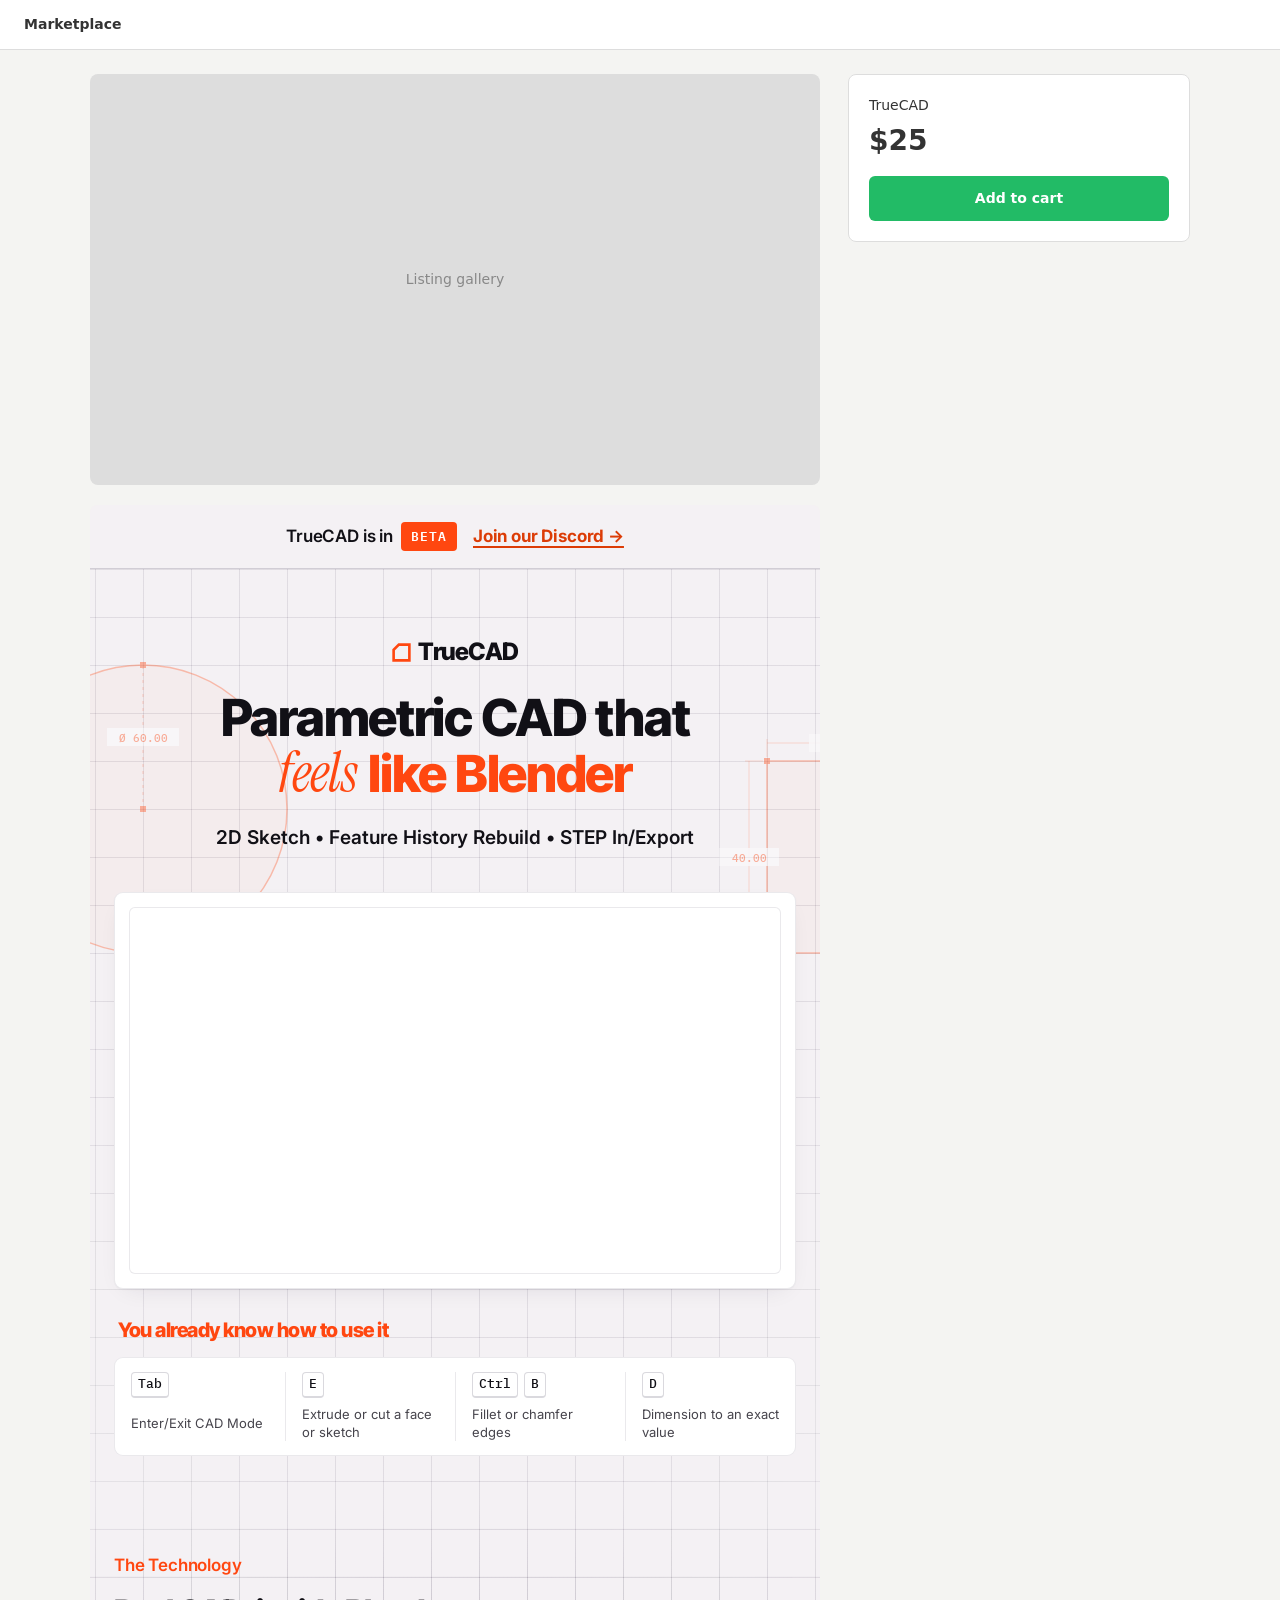
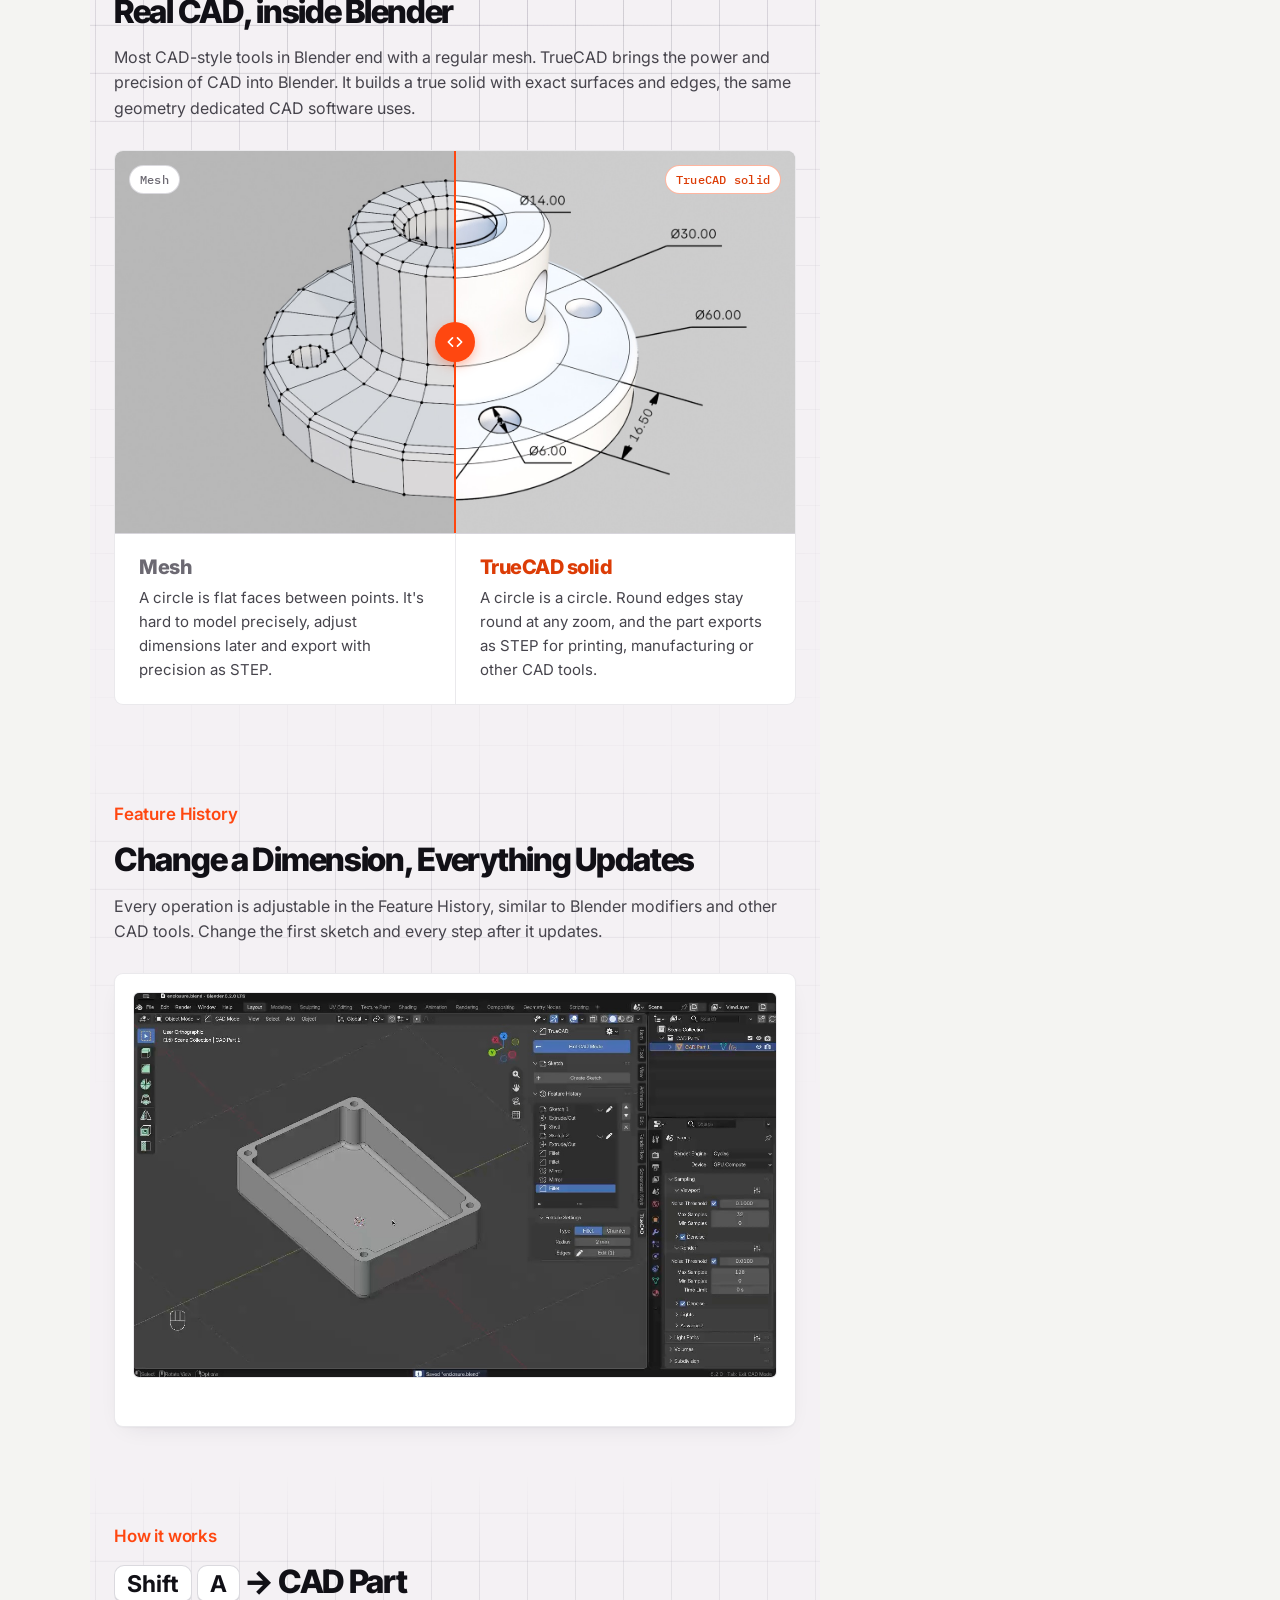
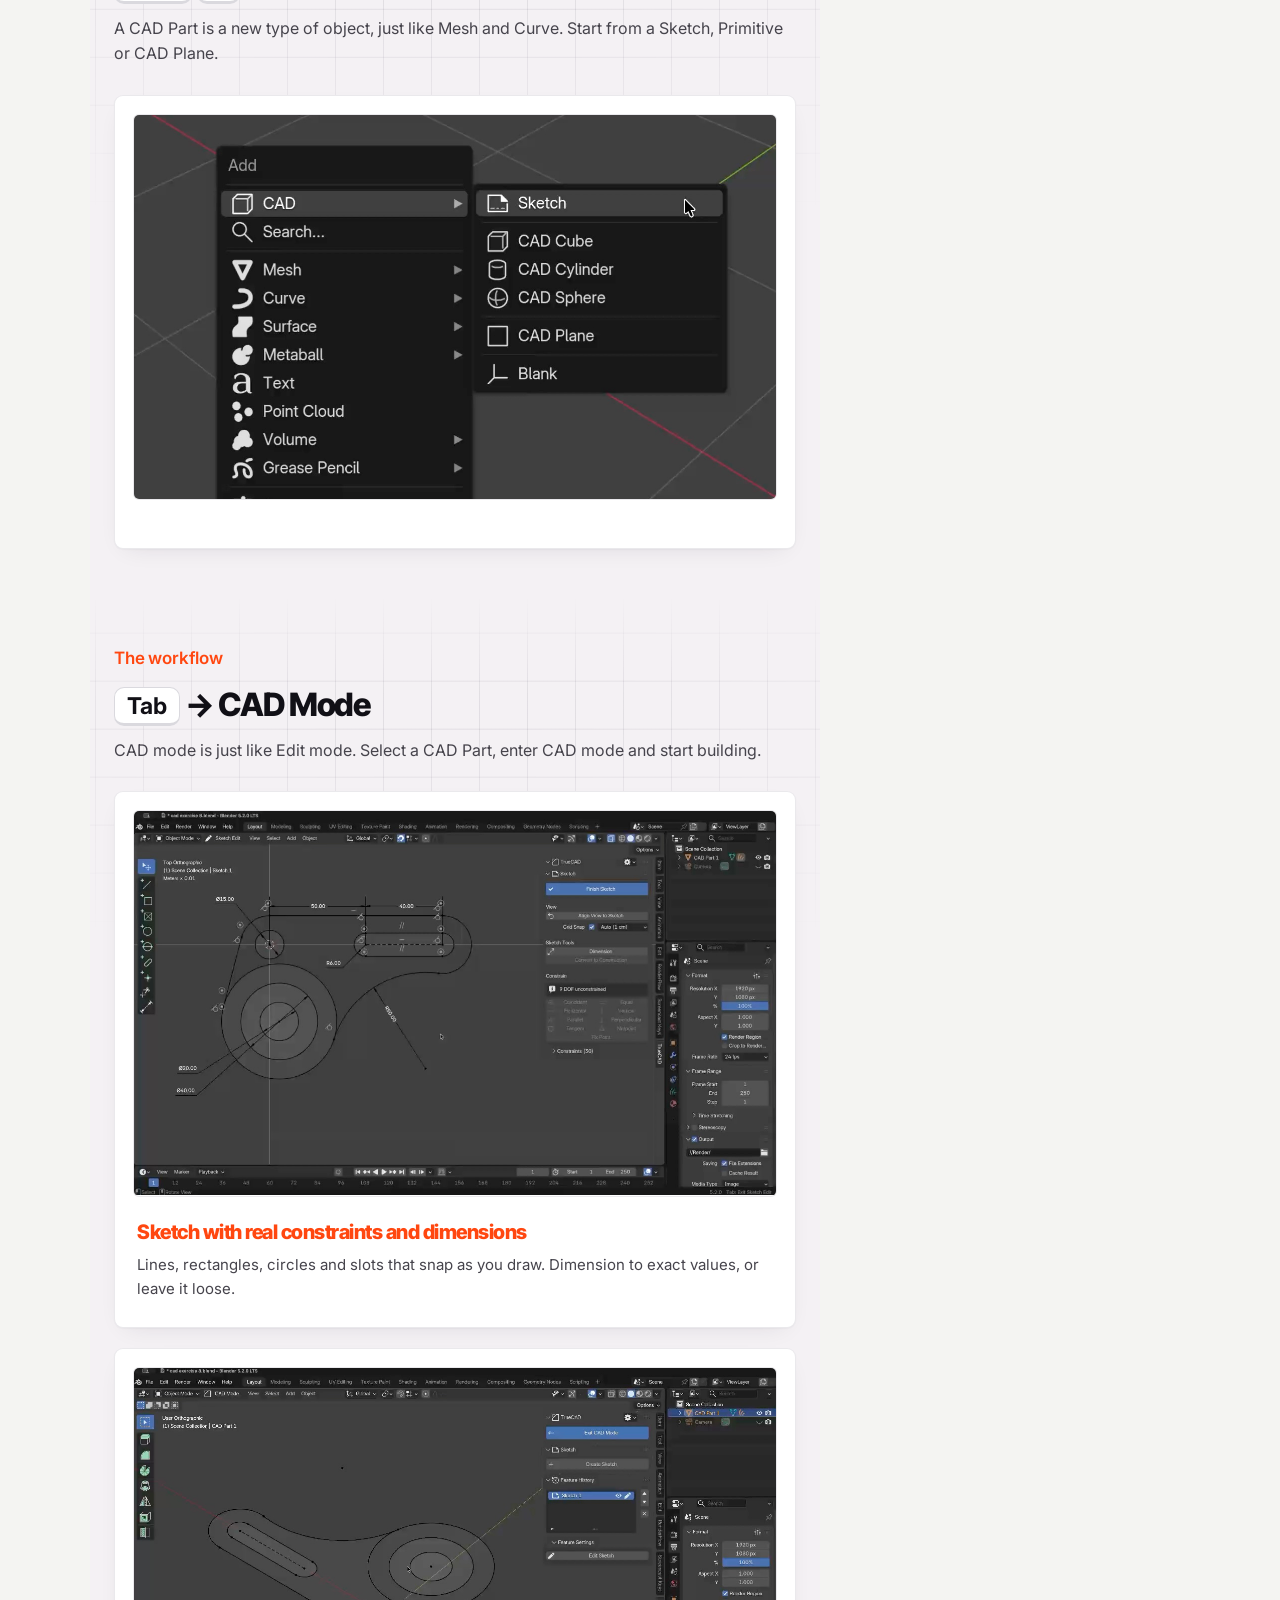
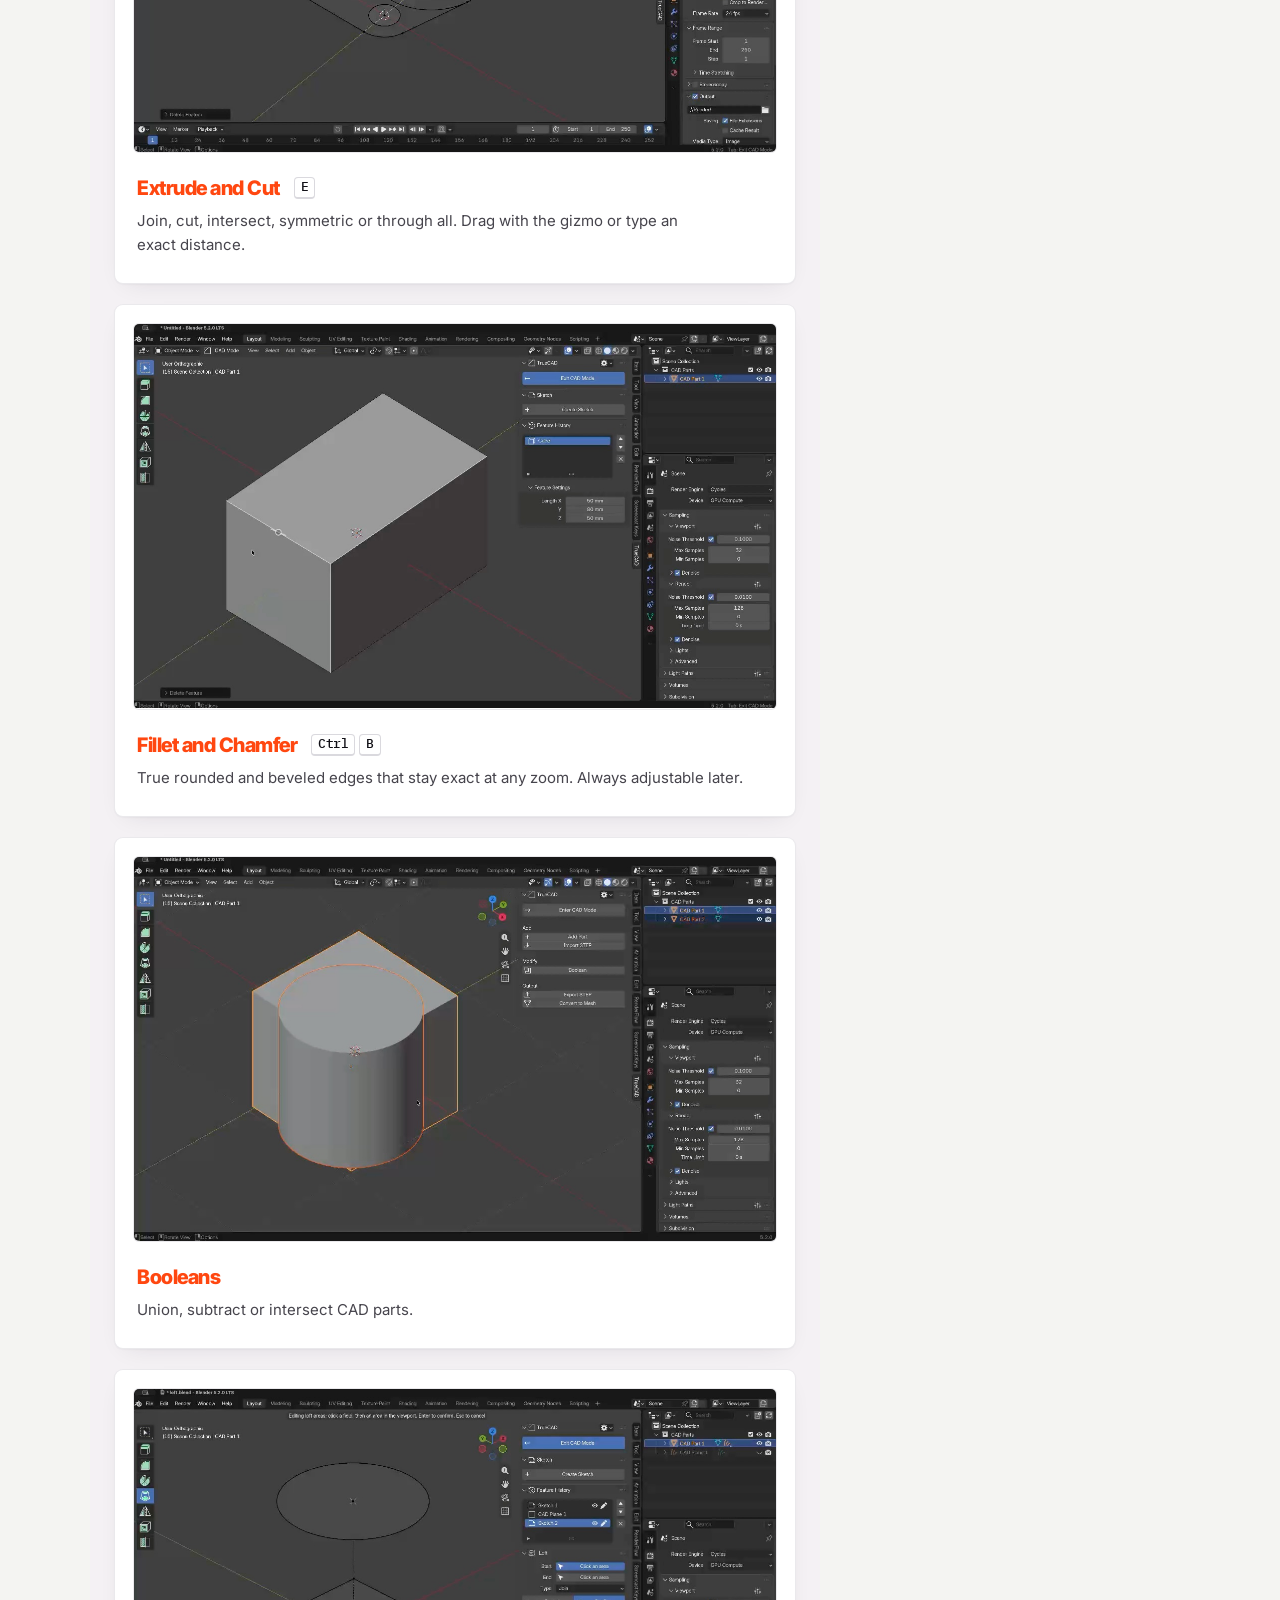
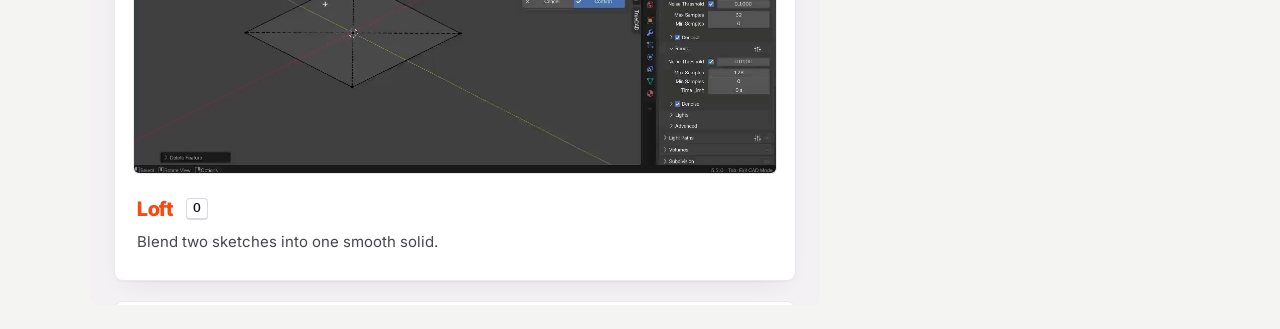
<file: preview.html>
<!DOCTYPE html>
<html lang="en">
<head>
  <meta charset="utf-8">
  <meta name="viewport" content="width=device-width, initial-scale=1">
  <title>Listing Preview</title>
  <!-- Dev only: a rough mock of a marketplace listing, to judge the embed in context. -->
  <style>
    body { margin: 0; background: #f4f4f2; font: 14px/1.5 system-ui, sans-serif; color: #333; }
    .bar { background: #fff; border-bottom: 1px solid #ddd; padding: 14px 24px; font-weight: 600; }
    .wrap { max-width: 1100px; margin: 24px auto; padding: 0 16px; display: flex; gap: 28px; align-items: flex-start; }
    .main { flex: 1; min-width: 0; }
    .gallery { aspect-ratio: 16/9; background: #ddd; border-radius: 8px; display: flex; align-items: center; justify-content: center; color: #888; margin-bottom: 20px; }
    iframe { width: 100%; height: 6200px; border: 0; border-radius: 8px; display: block; }
    .side { width: 300px; flex: none; position: sticky; top: 24px; background: #fff; border: 1px solid #ddd; border-radius: 8px; padding: 20px; }
    .side .price { font-size: 28px; font-weight: 700; margin: 4px 0 14px; }
    .side .buy { background: #2b6; color: #fff; text-align: center; padding: 12px; border-radius: 6px; font-weight: 600; }
    @media (max-width: 900px) { .wrap { flex-direction: column-reverse; } .side { width: 100%; position: static; } }
  </style>
</head>
<body>
  <div class="bar">Marketplace</div>
  <div class="wrap">
    <div class="main">
      <div class="gallery">Listing gallery</div>
      <iframe src="index.html" title="TrueCAD product page"></iframe>
    </div>
    <aside class="side">
      <div>TrueCAD</div>
      <div class="price">$25</div>
      <div class="buy">Add to cart</div>
    </aside>
  </div>
</body>
</html>
</file>
<file: theme.css>
/* ==========================================================
   TrueCAD page theme. Rebrand here, nowhere else.
   index.html only uses these variables, never raw colors.

   Matches the landing page at semtip.nl/truecad (light,
   Rayon orange, Inter Tight headings, medium corners).
   ========================================================== */

:root {
  /* surfaces */
  --bg:        #f4f1f4;
  --panel:     #fff;
  --line:      rgba(30,20,50,.09);
  --line-2:    rgba(30,20,50,.16);
  --grid:      rgba(30,20,50,.095);

  /* text */
  --text:      #111016;
  --body:      #46444c;
  --muted:     #6c6972;
  --faint:     #9a97a0;

  /* accent */
  --accent:      #ff4710;
  --accent-text: #dc3c06;              /* small copy on white */
  --accent-ink:  #fff;                 /* text on accent buttons */
  --accent-rgb:  255,71,16;
  --accent-soft: rgba(255,71,16,.08);  /* tinted fills */
  --accent-line: rgba(255,71,16,.40);  /* tinted borders */
  --accent-glow: rgba(255,71,16,.60);  /* button hover glow */
  --accent-hover: color-mix(in oklab, var(--accent) 88%, #000);

  /* type */
  --font:    'Inter', system-ui, sans-serif;
  --display: 'Inter Tight', 'Inter', system-ui, sans-serif;
  --mono:    'IBM Plex Mono', ui-monospace, monospace;
  --serif:   'Instrument Serif', Georgia, serif;

  /* shape (landing "medium" corners) */
  --radius-xl: 10px;
  --radius:    9px;
  --radius-sm: 6px;
  --radius-xs: 4px;
  --shadow: 0 1px 2px rgba(30,20,50,.04), 0 8px 24px -12px rgba(30,20,50,.12);

  color-scheme: light;
}
</file>
